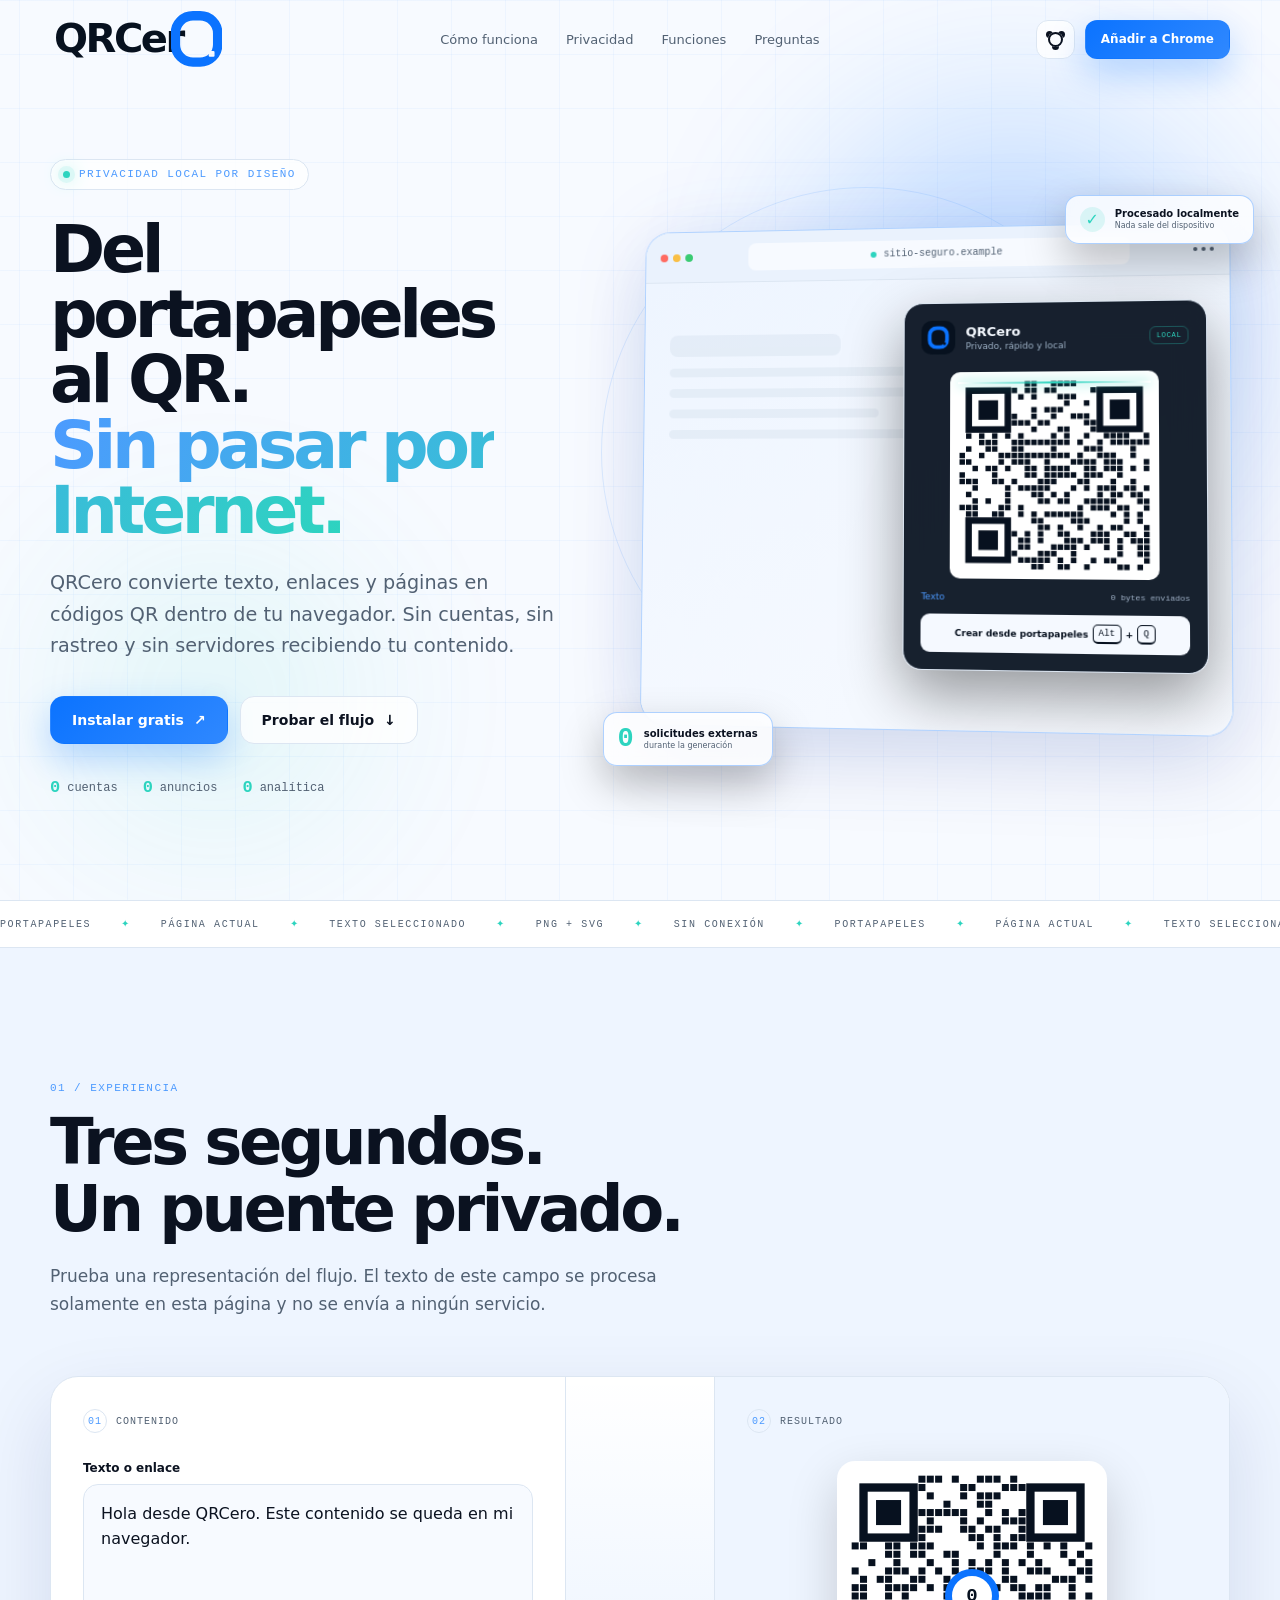
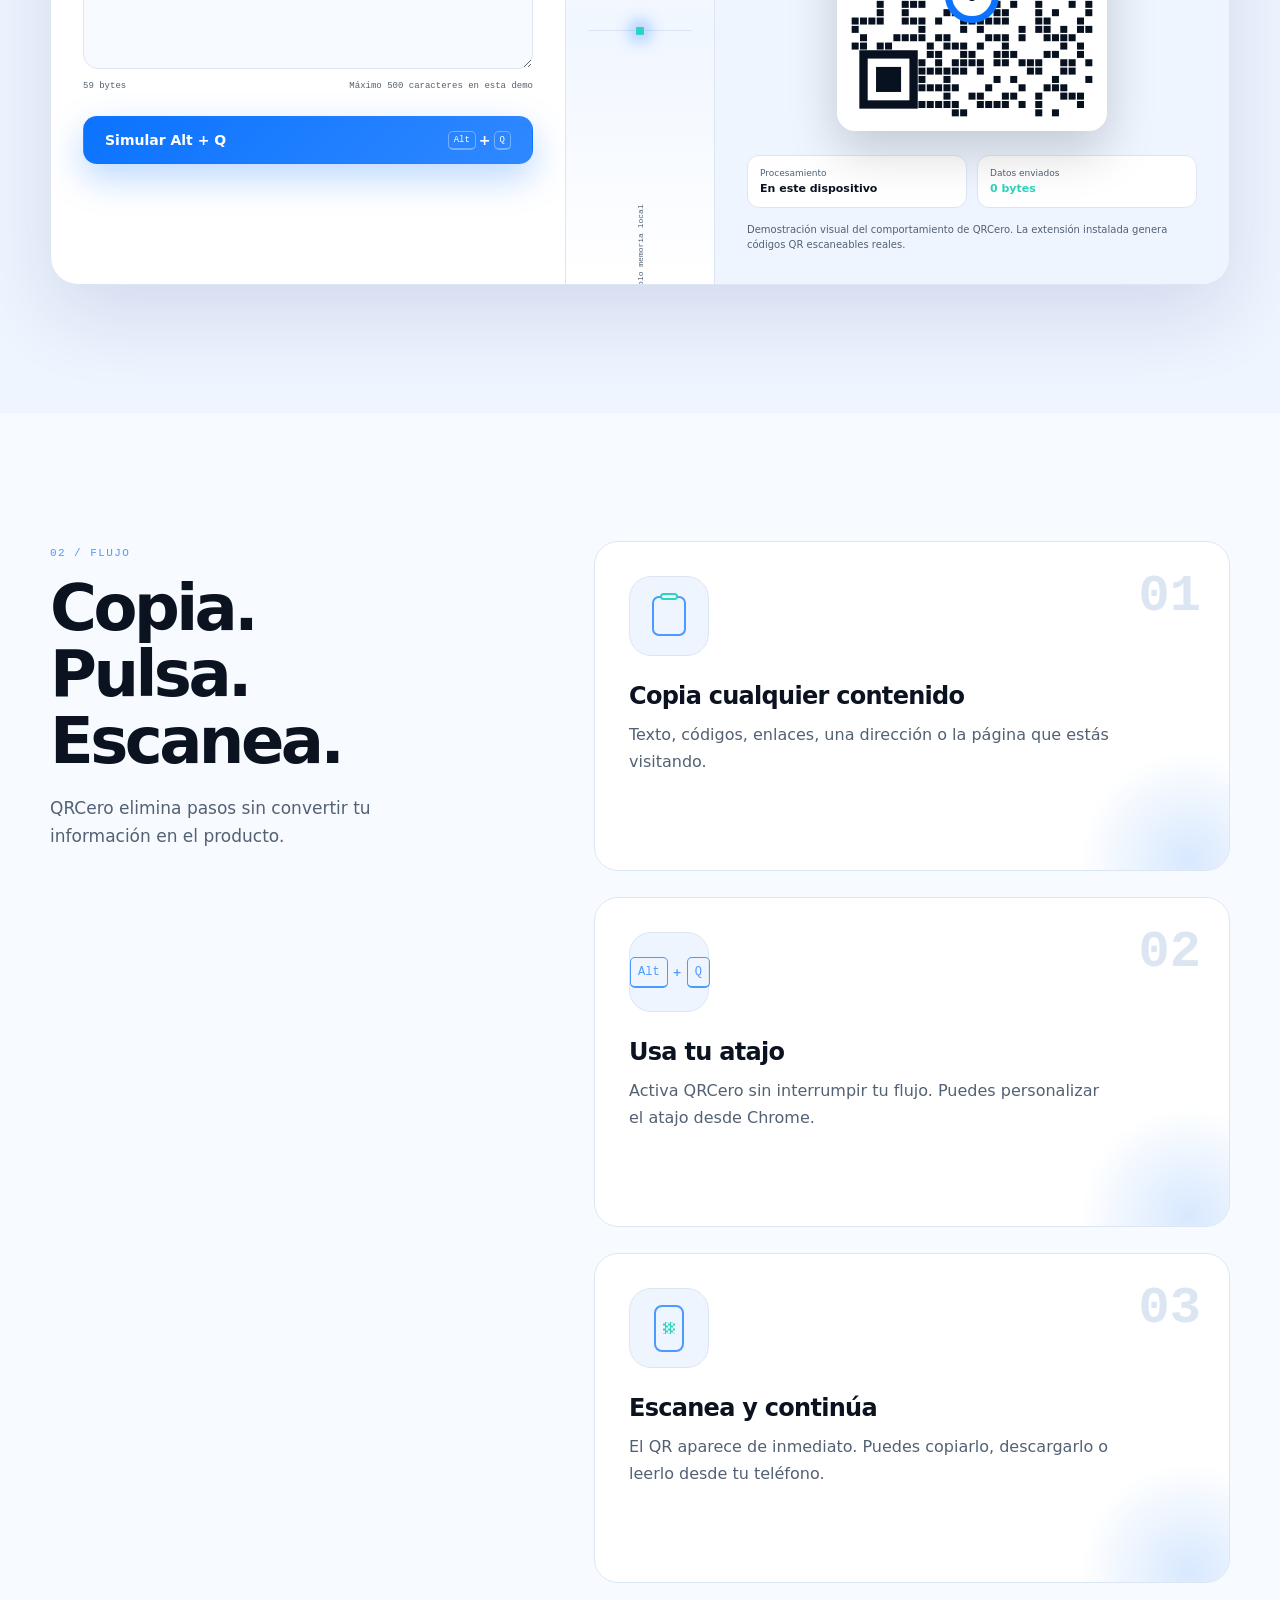
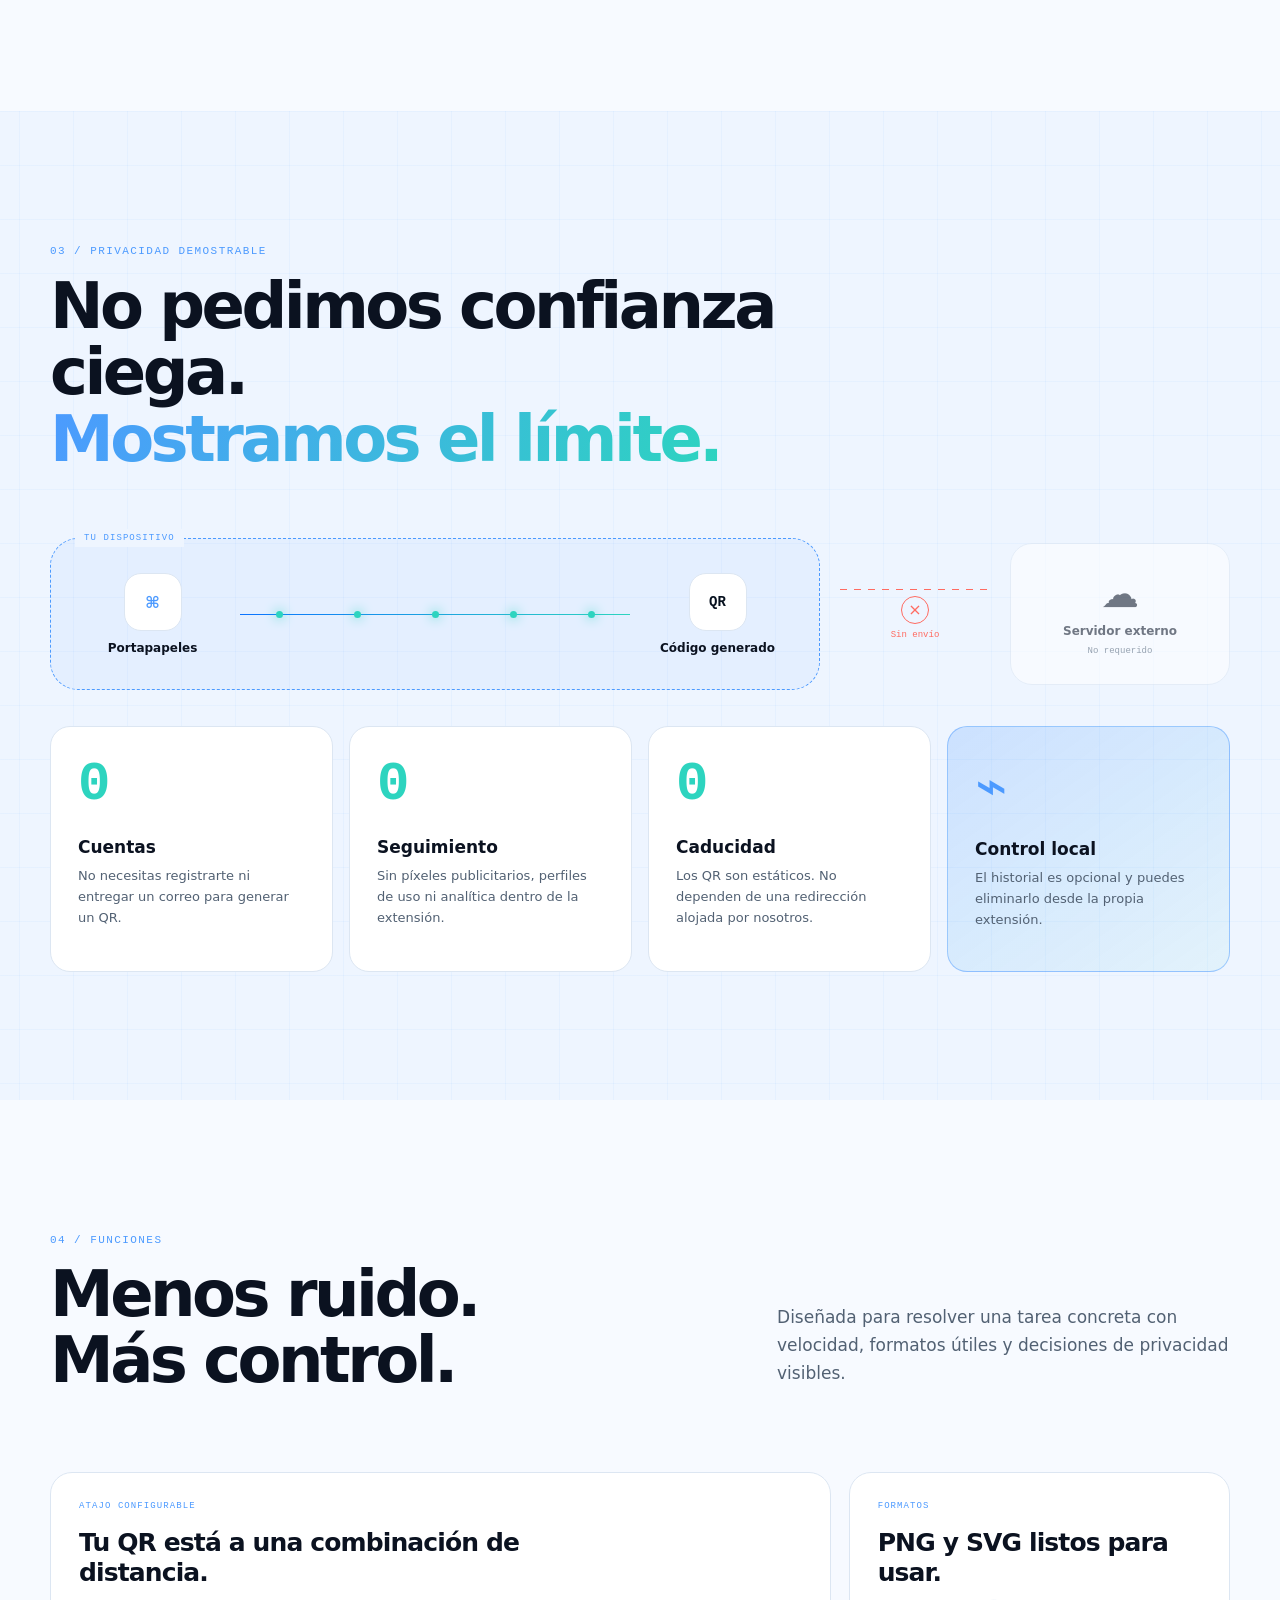
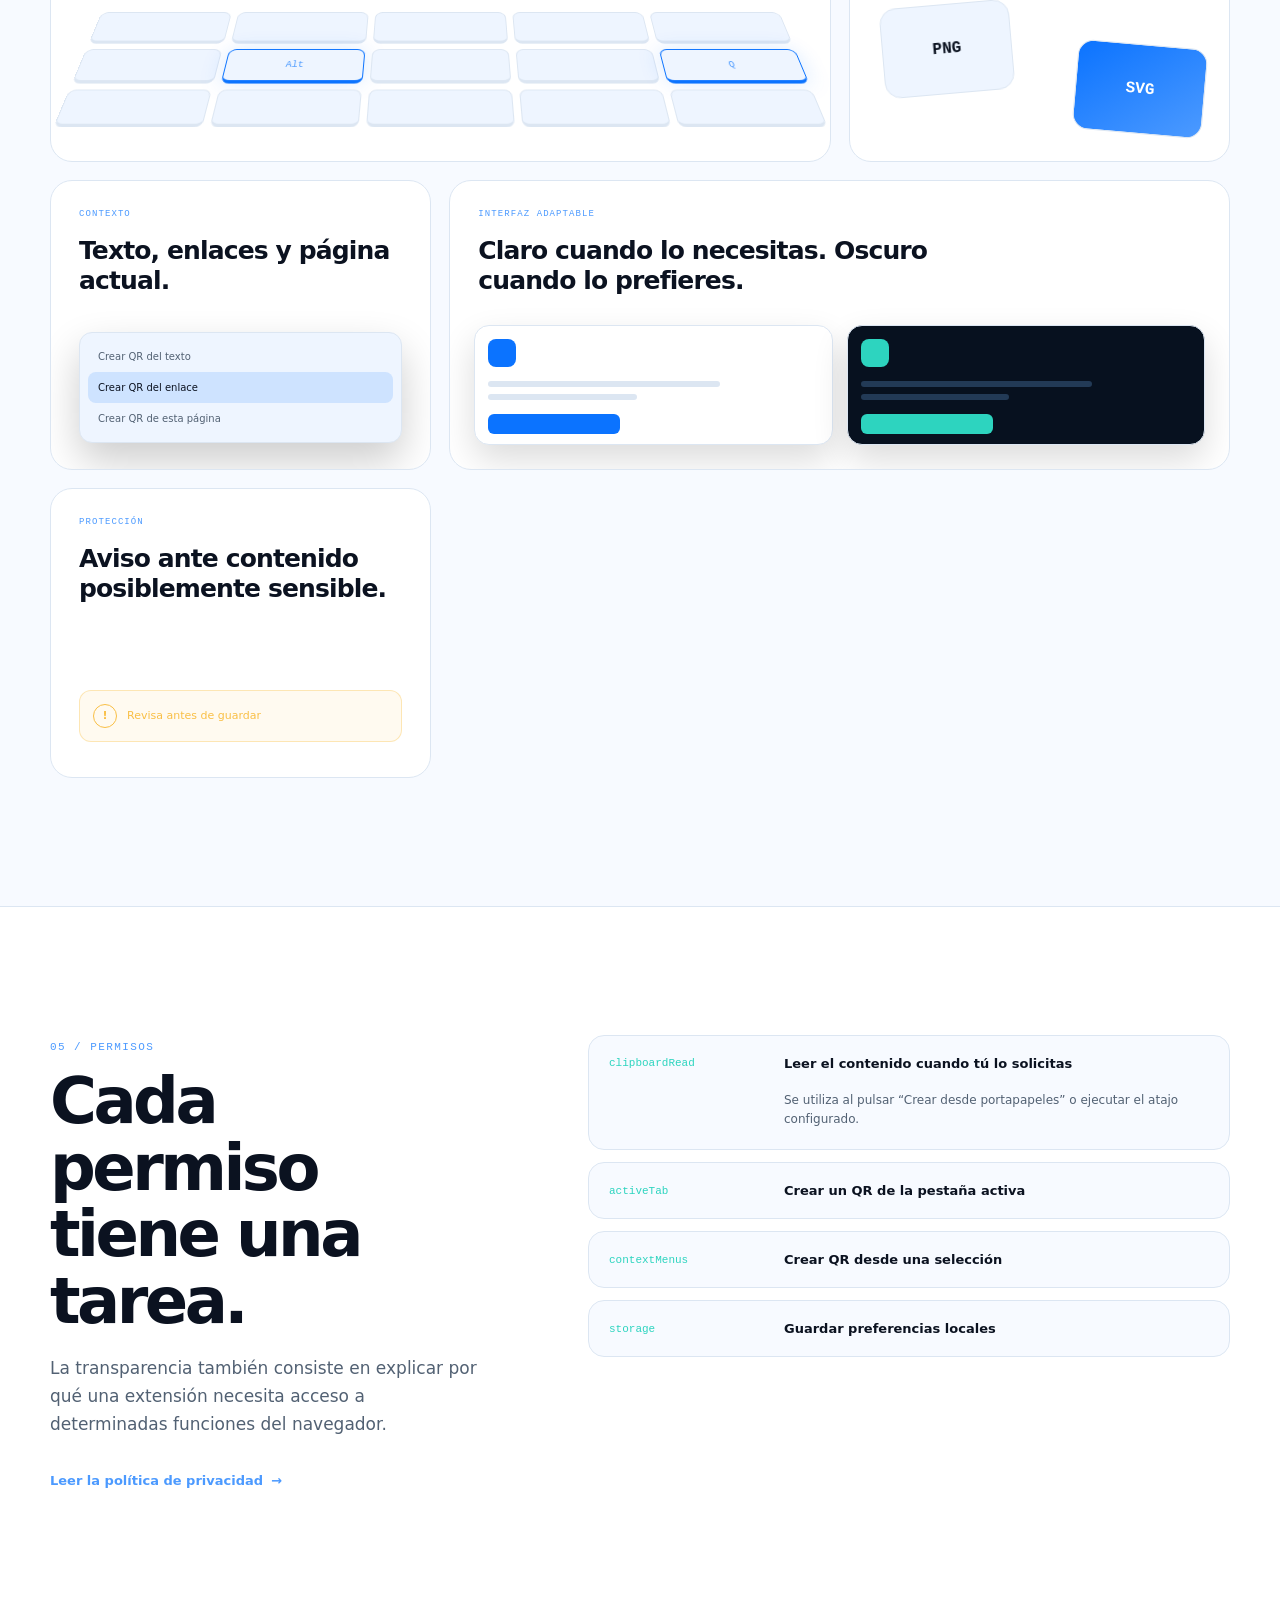
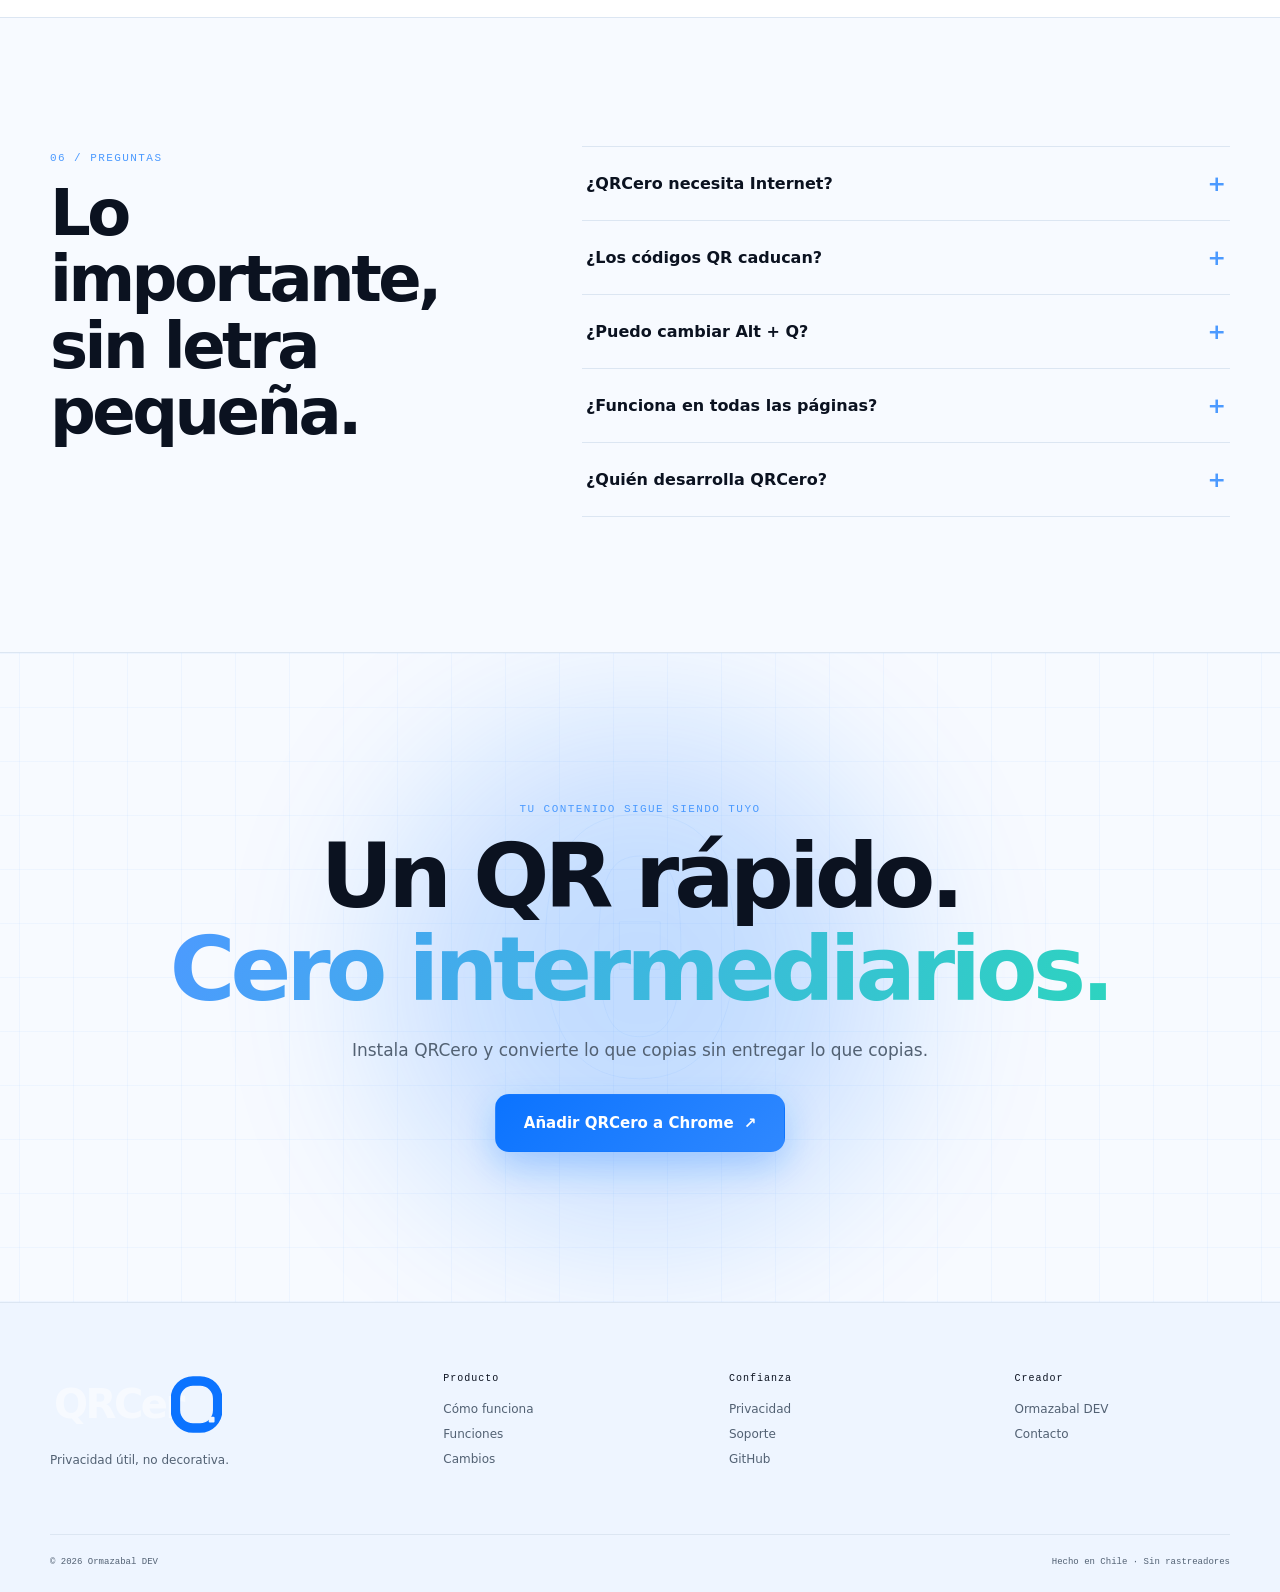
<file: index.html>
<!doctype html>
<html lang="es-419" data-theme="dark">
<head>
  <meta charset="utf-8">
  <meta name="viewport" content="width=device-width, initial-scale=1">
  <meta name="theme-color" content="#07111f">
  <meta name="color-scheme" content="dark light">
  <meta name="robots" content="index, follow, max-image-preview:large, max-snippet:-1, max-video-preview:-1">
  <meta name="author" content="Ormazabal DEV">
  <meta name="application-name" content="QRCero">
  <meta name="google-site-verification" content="oq07He0IW2tDNL29ZDpY1Xj1LkrKTegtezGkMbQqDYo">
  <meta name="description" content="Crea códigos QR privados desde el portapapeles, una página o texto seleccionado. QRCero funciona localmente, sin cuentas, rastreo ni servidores externos.">
  <title>QRCero — Generador de códigos QR privado y local para Chrome</title>
  <link rel="canonical" href="https://ormazabaldev.github.io/qrcero/">
  <link rel="alternate" hreflang="es-419" href="https://ormazabaldev.github.io/qrcero/">
  <link rel="alternate" hreflang="x-default" href="https://ormazabaldev.github.io/qrcero/">
  <link rel="stylesheet" href="styles.css">
  <link rel="icon" href="favicon.svg" type="image/svg+xml">
  <link rel="icon" href="assets/brand/favicon-32.png" sizes="32x32" type="image/png">
  <link rel="apple-touch-icon" href="assets/brand/apple-touch-icon.png">
  <link rel="manifest" href="site.webmanifest">
  <meta property="og:locale" content="es_CL">
  <meta property="og:site_name" content="QRCero">
  <meta property="og:title" content="QRCero — Generador de códigos QR privado y local">
  <meta property="og:description" content="Convierte el portapapeles, una página o texto seleccionado en un código QR. Todo se procesa localmente en Chrome.">
  <meta property="og:url" content="https://ormazabaldev.github.io/qrcero/">
  <meta property="og:image" content="https://ormazabaldev.github.io/qrcero/assets/brand/qrcero-social-preview.png">
  <meta property="og:image:alt" content="QRCero, generador privado de códigos QR para Chrome">
  <meta property="og:type" content="website">
  <meta name="twitter:card" content="summary_large_image">
  <meta name="twitter:title" content="QRCero — QR privado y local para Chrome">
  <meta name="twitter:description" content="Crea códigos QR desde el portapapeles sin cuentas, rastreo ni servidores externos.">
  <meta name="twitter:image" content="https://ormazabaldev.github.io/qrcero/assets/brand/qrcero-social-preview.png">
  <meta name="twitter:image:alt" content="QRCero, generador privado de códigos QR para Chrome">
  <link rel="stylesheet" href="brand-upgrade.css">
  <script type="application/ld+json">
  {
    "@context": "https://schema.org",
    "@graph": [
      {
        "@type": "Organization",
        "@id": "https://ormazabaldev.github.io/#organization",
        "name": "Ormazabal DEV",
        "url": "https://ormazabaldev.github.io/",
        "email": "ormazabal.dev@gmail.com"
      },
      {
        "@type": "WebSite",
        "@id": "https://ormazabaldev.github.io/qrcero/#website",
        "url": "https://ormazabaldev.github.io/qrcero/",
        "name": "QRCero",
        "description": "Sitio oficial de QRCero, generador privado y local de códigos QR para Chrome.",
        "inLanguage": "es-419",
        "publisher": { "@id": "https://ormazabaldev.github.io/#organization" }
      },
      {
        "@type": "SoftwareApplication",
        "@id": "https://ormazabaldev.github.io/qrcero/#software",
        "name": "QRCero",
        "alternateName": "QRCero para Chrome",
        "description": "Extensión de Chrome que crea códigos QR privados desde el portapapeles, la página actual, enlaces o texto seleccionado, con procesamiento local.",
        "url": "https://ormazabaldev.github.io/qrcero/",
        "downloadUrl": "https://chromewebstore.google.com/detail/qrcero/mfejapedicnlakkcpomkcfpopffbegag",
        "installUrl": "https://chromewebstore.google.com/detail/qrcero/mfejapedicnlakkcpomkcfpopffbegag",
        "applicationCategory": "UtilitiesApplication",
        "applicationSubCategory": "QR Code Generator",
        "operatingSystem": "ChromeOS, Windows, macOS, Linux",
        "softwareVersion": "2.1.0",
        "isAccessibleForFree": true,
        "offers": {
          "@type": "Offer",
          "price": "0",
          "priceCurrency": "USD"
        },
        "image": "https://ormazabaldev.github.io/qrcero/assets/brand/icon-512.png",
        "screenshot": [
          "https://ormazabaldev.github.io/qrcero/assets/brand/qrcero-social-preview.png"
        ],
        "featureList": [
          "QR desde el portapapeles con Alt+Q",
          "QR de la página actual",
          "QR de enlaces y texto seleccionado",
          "Procesamiento local y sin conexión",
          "Exportación PNG y SVG",
          "Sin cuentas, anuncios ni analítica"
        ],
        "publisher": { "@id": "https://ormazabaldev.github.io/#organization" }
      }
    ]
  }
  </script>
</head>
<body>
  <a class="skip-link" href="#contenido">Saltar al contenido</a>
  <div class="scroll-progress" aria-hidden="true"><span id="scroll-progress"></span></div>

  <header class="site-header" id="inicio">
    <div class="shell nav-shell">
      <a class="brand qrcero-brand" href="#inicio" aria-label="QRCero, inicio">
        <picture>
          <source media="(prefers-color-scheme: light)" srcset="assets/brand/qrcero-logo-dark.svg">
          <img src="assets/brand/qrcero-logo-light.svg" alt="QRCero" width="174" height="44">
        </picture>
      </a>

      <nav class="desktop-nav" aria-label="Navegación principal">
        <a href="#como-funciona">Cómo funciona</a>
        <a href="#privacidad">Privacidad</a>
        <a href="#funciones">Funciones</a>
        <a href="#preguntas">Preguntas</a>
      </nav>

      <div class="nav-actions">
        <button class="icon-button" id="theme-toggle" type="button" aria-label="Cambiar tema" aria-pressed="false">
          <span class="theme-icon" aria-hidden="true"></span>
        </button>
        <a class="button button-small button-primary" href="https://chromewebstore.google.com/detail/qrcero/mfejapedicnlakkcpomkcfpopffbegag" target="_blank" rel="noreferrer">Añadir a Chrome</a>
      </div>
    </div>
  </header>

  <main id="contenido">
    <section class="hero section-grid">
      <div class="ambient ambient-one" aria-hidden="true"></div>
      <div class="ambient ambient-two" aria-hidden="true"></div>
      <div class="shell hero-grid">
        <div class="hero-copy reveal">
          <div class="eyebrow"><span class="status-dot"></span> Privacidad local por diseño</div>
          <h1>Del portapapeles al QR.<br><span class="gradient-text">Sin pasar por Internet.</span></h1>
          <p class="hero-lead">QRCero convierte texto, enlaces y páginas en códigos QR dentro de tu navegador. Sin cuentas, sin rastreo y sin servidores recibiendo tu contenido.</p>
          <div class="hero-actions">
            <a class="button button-primary" href="https://chromewebstore.google.com/detail/qrcero/mfejapedicnlakkcpomkcfpopffbegag" target="_blank" rel="noreferrer">
              Instalar gratis
              <span aria-hidden="true">↗</span>
            </a>
            <a class="button button-ghost" href="#demo">Probar el flujo <span aria-hidden="true">↓</span></a>
          </div>
          <ul class="trust-row" aria-label="Características principales">
            <li><span>0</span> cuentas</li>
            <li><span>0</span> anuncios</li>
            <li><span>0</span> analítica</li>
          </ul>
        </div>

        <div class="hero-visual reveal" data-delay="120">
          <div class="orbit orbit-one" aria-hidden="true"></div>
          <div class="orbit orbit-two" aria-hidden="true"></div>
          <div class="browser-frame" aria-label="Vista conceptual de la extensión QRCero">
            <div class="browser-topbar">
              <div class="traffic-lights" aria-hidden="true"><i></i><i></i><i></i></div>
              <div class="address-pill"><span class="lock-dot"></span> sitio-seguro.example</div>
              <div class="toolbar-mark"><span></span><span></span><span></span></div>
            </div>
            <div class="browser-stage">
              <div class="page-lines" aria-hidden="true">
                <i></i><i></i><i></i><i></i><i></i>
              </div>
              <div class="extension-panel">
                <div class="extension-heading">
                  <span class="mini-mark"><img src="assets/brand/qrcero-isotype.svg" alt=""></span>
                  <div><strong>QRCero</strong><small>Privado, rápido y local</small></div>
                  <span class="local-pill">LOCAL</span>
                </div>
                <div class="qr-card">
                  <canvas class="qr-canvas" id="hero-qr" width="320" height="320" aria-label="Representación visual de un código QR"></canvas>
                  <div class="scan-line" aria-hidden="true"></div>
                </div>
                <div class="payload-line"><span>Texto</span><small>0 bytes enviados</small></div>
                <div class="fake-button">Crear desde portapapeles <kbd>Alt</kbd><b>+</b><kbd>Q</kbd></div>
              </div>
            </div>
          </div>
          <div class="floating-proof proof-top"><span class="proof-icon">✓</span><div><strong>Procesado localmente</strong><small>Nada sale del dispositivo</small></div></div>
          <div class="floating-proof proof-bottom"><span class="proof-number">0</span><div><strong>solicitudes externas</strong><small>durante la generación</small></div></div>
        </div>
      </div>
    </section>

    <section class="ticker" aria-label="Resumen de capacidades">
      <div class="ticker-track" aria-hidden="true">
        <span>PORTAPAPELES</span><i>✦</i><span>PÁGINA ACTUAL</span><i>✦</i><span>TEXTO SELECCIONADO</span><i>✦</i><span>PNG + SVG</span><i>✦</i><span>SIN CONEXIÓN</span><i>✦</i>
        <span>PORTAPAPELES</span><i>✦</i><span>PÁGINA ACTUAL</span><i>✦</i><span>TEXTO SELECCIONADO</span><i>✦</i><span>PNG + SVG</span><i>✦</i><span>SIN CONEXIÓN</span><i>✦</i>
      </div>
    </section>

    <section class="product-demo section-pad" id="demo">
      <div class="shell">
        <div class="section-heading reveal">
          <span class="section-index">01 / EXPERIENCIA</span>
          <h2>Tres segundos.<br>Un puente privado.</h2>
          <p>Prueba una representación del flujo. El texto de este campo se procesa solamente en esta página y no se envía a ningún servicio.</p>
        </div>

        <div class="demo-workbench reveal">
          <div class="demo-input-panel">
            <div class="panel-label"><span>01</span> Contenido</div>
            <label for="demo-text">Texto o enlace</label>
            <textarea id="demo-text" maxlength="500" rows="6">Hola desde QRCero. Este contenido se queda en mi navegador.</textarea>
            <div class="input-meta"><span id="byte-count">0 bytes</span><span>Máximo 500 caracteres en esta demo</span></div>
            <button class="button button-primary demo-trigger" id="demo-trigger" type="button">
              Simular Alt + Q
              <span class="key-combo"><kbd>Alt</kbd><b>+</b><kbd>Q</kbd></span>
            </button>
          </div>

          <div class="transfer-rail" aria-hidden="true">
            <div class="rail-line"></div>
            <span class="packet packet-a"></span>
            <span class="packet packet-b"></span>
            <div class="rail-state"><i></i> solo memoria local</div>
          </div>

          <div class="demo-output-panel">
            <div class="panel-label"><span>02</span> Resultado</div>
            <div class="demo-qr-wrap">
              <canvas class="qr-canvas" id="demo-qr" width="360" height="360" aria-label="Representación visual generada a partir del texto"></canvas>
              <div class="demo-zero" id="demo-zero">0</div>
            </div>
            <div class="privacy-result">
              <div><small>Procesamiento</small><strong>En este dispositivo</strong></div>
              <div><small>Datos enviados</small><strong class="mint">0 bytes</strong></div>
            </div>
            <p class="demo-note">Demostración visual del comportamiento de QRCero. La extensión instalada genera códigos QR escaneables reales.</p>
          </div>
        </div>
      </div>
    </section>

    <section class="story section-pad" id="como-funciona">
      <div class="shell story-shell">
        <div class="sticky-copy reveal">
          <span class="section-index">02 / FLUJO</span>
          <h2>Copia.<br>Pulsa.<br>Escanea.</h2>
          <p>QRCero elimina pasos sin convertir tu información en el producto.</p>
        </div>
        <ol class="story-steps">
          <li class="story-card reveal">
            <span class="story-number">01</span>
            <div class="story-icon clipboard-icon" aria-hidden="true"><i></i><b></b></div>
            <h3>Copia cualquier contenido</h3>
            <p>Texto, códigos, enlaces, una dirección o la página que estás visitando.</p>
          </li>
          <li class="story-card reveal">
            <span class="story-number">02</span>
            <div class="story-icon keyboard-icon" aria-hidden="true"><kbd>Alt</kbd><b>+</b><kbd>Q</kbd></div>
            <h3>Usa tu atajo</h3>
            <p>Activa QRCero sin interrumpir tu flujo. Puedes personalizar el atajo desde Chrome.</p>
          </li>
          <li class="story-card reveal">
            <span class="story-number">03</span>
            <div class="story-icon phone-icon" aria-hidden="true"><i></i><b></b></div>
            <h3>Escanea y continúa</h3>
            <p>El QR aparece de inmediato. Puedes copiarlo, descargarlo o leerlo desde tu teléfono.</p>
          </li>
        </ol>
      </div>
    </section>

    <section class="privacy section-pad section-grid" id="privacidad">
      <div class="shell">
        <div class="privacy-heading reveal">
          <span class="section-index">03 / PRIVACIDAD DEMOSTRABLE</span>
          <h2>No pedimos confianza ciega.<br><span class="gradient-text">Mostramos el límite.</span></h2>
        </div>

        <div class="privacy-map reveal">
          <div class="device-boundary">
            <span class="boundary-label">TU DISPOSITIVO</span>
            <div class="boundary-content">
              <div class="source-node"><span>⌘</span><strong>Portapapeles</strong></div>
              <div class="local-route"><i></i><i></i><i></i><i></i><i></i></div>
              <div class="source-node qr-node"><span>QR</span><strong>Código generado</strong></div>
            </div>
          </div>
          <div class="blocked-route">
            <div class="blocked-line"></div>
            <span>×</span>
            <small>Sin envío</small>
          </div>
          <div class="cloud-node">
            <span>☁</span>
            <strong>Servidor externo</strong>
            <small>No requerido</small>
          </div>
        </div>

        <div class="proof-grid">
          <article class="proof-card reveal"><span class="proof-big">0</span><h3>Cuentas</h3><p>No necesitas registrarte ni entregar un correo para generar un QR.</p></article>
          <article class="proof-card reveal"><span class="proof-big">0</span><h3>Seguimiento</h3><p>Sin píxeles publicitarios, perfiles de uso ni analítica dentro de la extensión.</p></article>
          <article class="proof-card reveal"><span class="proof-big">0</span><h3>Caducidad</h3><p>Los QR son estáticos. No dependen de una redirección alojada por nosotros.</p></article>
          <article class="proof-card proof-card-accent reveal"><span class="proof-symbol">⌁</span><h3>Control local</h3><p>El historial es opcional y puedes eliminarlo desde la propia extensión.</p></article>
        </div>
      </div>
    </section>

    <section class="features section-pad" id="funciones">
      <div class="shell">
        <div class="section-heading split-heading reveal">
          <div><span class="section-index">04 / FUNCIONES</span><h2>Menos ruido.<br>Más control.</h2></div>
          <p>Diseñada para resolver una tarea concreta con velocidad, formatos útiles y decisiones de privacidad visibles.</p>
        </div>

        <div class="bento-grid">
          <article class="bento-card bento-large reveal">
            <div class="card-kicker">ATAJO CONFIGURABLE</div>
            <h3>Tu QR está a una combinación de distancia.</h3>
            <div class="keyboard-scene" aria-hidden="true">
              <span></span><span></span><span></span><span></span><span></span>
              <span></span><kbd>Alt</kbd><span></span><span></span><kbd>Q</kbd>
              <span></span><span></span><span></span><span></span><span></span>
            </div>
          </article>

          <article class="bento-card reveal">
            <div class="card-kicker">FORMATOS</div>
            <h3>PNG y SVG listos para usar.</h3>
            <div class="format-stack" aria-hidden="true"><span>PNG</span><span>SVG</span></div>
          </article>

          <article class="bento-card reveal">
            <div class="card-kicker">CONTEXTO</div>
            <h3>Texto, enlaces y página actual.</h3>
            <div class="context-menu" aria-hidden="true"><i>Crear QR del texto</i><i>Crear QR del enlace</i><i>Crear QR de esta página</i></div>
          </article>

          <article class="bento-card bento-wide reveal">
            <div class="card-kicker">INTERFAZ ADAPTABLE</div>
            <h3>Claro cuando lo necesitas. Oscuro cuando lo prefieres.</h3>
            <div class="theme-preview" aria-hidden="true">
              <div class="theme-card light-card"><i></i><span></span><span></span><b></b></div>
              <div class="theme-card dark-card"><i></i><span></span><span></span><b></b></div>
            </div>
          </article>

          <article class="bento-card reveal">
            <div class="card-kicker">PROTECCIÓN</div>
            <h3>Aviso ante contenido posiblemente sensible.</h3>
            <div class="sensitive-chip"><span>!</span> Revisa antes de guardar</div>
          </article>
        </div>
      </div>
    </section>

    <section class="permissions section-pad">
      <div class="shell permissions-grid">
        <div class="permissions-copy reveal">
          <span class="section-index">05 / PERMISOS</span>
          <h2>Cada permiso tiene una tarea.</h2>
          <p>La transparencia también consiste en explicar por qué una extensión necesita acceso a determinadas funciones del navegador.</p>
          <a class="text-link" href="privacy.html">Leer la política de privacidad <span>→</span></a>
        </div>
        <div class="permission-list">
          <details open class="reveal"><summary><code>clipboardRead</code><span>Leer el contenido cuando tú lo solicitas</span></summary><p>Se utiliza al pulsar “Crear desde portapapeles” o ejecutar el atajo configurado.</p></details>
          <details class="reveal"><summary><code>activeTab</code><span>Crear un QR de la pestaña activa</span></summary><p>Permite obtener la URL solamente después de una acción explícita del usuario.</p></details>
          <details class="reveal"><summary><code>contextMenus</code><span>Crear QR desde una selección</span></summary><p>Añade opciones sobre texto seleccionado y enlaces sin leer automáticamente la página completa.</p></details>
          <details class="reveal"><summary><code>storage</code><span>Guardar preferencias locales</span></summary><p>Conserva tema, ajustes e historial opcional en el navegador.</p></details>
        </div>
      </div>
    </section>

    <section class="faq section-pad" id="preguntas">
      <div class="shell faq-grid">
        <div class="section-heading reveal"><span class="section-index">06 / PREGUNTAS</span><h2>Lo importante,<br>sin letra pequeña.</h2></div>
        <div class="faq-list">
          <details class="reveal"><summary>¿QRCero necesita Internet?<span>+</span></summary><p>No para generar los códigos QR. El procesamiento se realiza dentro del navegador.</p></details>
          <details class="reveal"><summary>¿Los códigos QR caducan?<span>+</span></summary><p>No. Son códigos estáticos que contienen directamente la información introducida.</p></details>
          <details class="reveal"><summary>¿Puedo cambiar Alt + Q?<span>+</span></summary><p>Sí. Chrome permite personalizar los atajos de las extensiones desde su página de comandos.</p></details>
          <details class="reveal"><summary>¿Funciona en todas las páginas?<span>+</span></summary><p>El popup funciona de forma general. Chrome restringe las superposiciones dentro de páginas internas y de la Chrome Web Store por seguridad.</p></details>
          <details class="reveal"><summary>¿Quién desarrolla QRCero?<span>+</span></summary><p>QRCero es un producto independiente creado y mantenido por Diego Ormazábal bajo Ormazabal DEV.</p></details>
        </div>
      </div>
    </section>

    <section class="final-cta section-grid">
      <div class="ambient ambient-three" aria-hidden="true"></div>
      <div class="shell cta-shell reveal">
        <div class="cta-mark" aria-hidden="true">0</div>
        <span class="section-index">TU CONTENIDO SIGUE SIENDO TUYO</span>
        <h2>Un QR rápido.<br><span class="gradient-text">Cero intermediarios.</span></h2>
        <p>Instala QRCero y convierte lo que copias sin entregar lo que copias.</p>
        <a class="button button-primary button-large" href="https://chromewebstore.google.com/detail/qrcero/mfejapedicnlakkcpomkcfpopffbegag" target="_blank" rel="noreferrer">Añadir QRCero a Chrome <span>↗</span></a>
      </div>
    </section>
  </main>

  <footer class="site-footer">
    <div class="shell footer-grid">
      <div>
        <a class="brand qrcero-brand footer-brand" href="#inicio" aria-label="QRCero, inicio">
          <img src="assets/brand/qrcero-logo-light.svg" alt="QRCero" width="174" height="44">
        </a>
        <p>Privacidad útil, no decorativa.</p>
      </div>
      <div class="footer-links"><strong>Producto</strong><a href="#como-funciona">Cómo funciona</a><a href="#funciones">Funciones</a><a href="changelog.html">Cambios</a></div>
      <div class="footer-links"><strong>Confianza</strong><a href="privacy.html">Privacidad</a><a href="support.html">Soporte</a><a href="https://github.com/OrmazabalDev" target="_blank" rel="noreferrer">GitHub</a></div>
      <div class="footer-links"><strong>Creador</strong><a href="https://ormazabaldev.github.io/" target="_blank" rel="noreferrer">Ormazabal DEV</a><a href="mailto:ormazabal.dev@gmail.com">Contacto</a></div>
    </div>
    <div class="shell footer-bottom"><span>© 2026 Ormazabal DEV</span><span>Hecho en Chile · Sin rastreadores</span></div>
  </footer>

  <script src="app.js"></script>
</body>
</html>
</file>
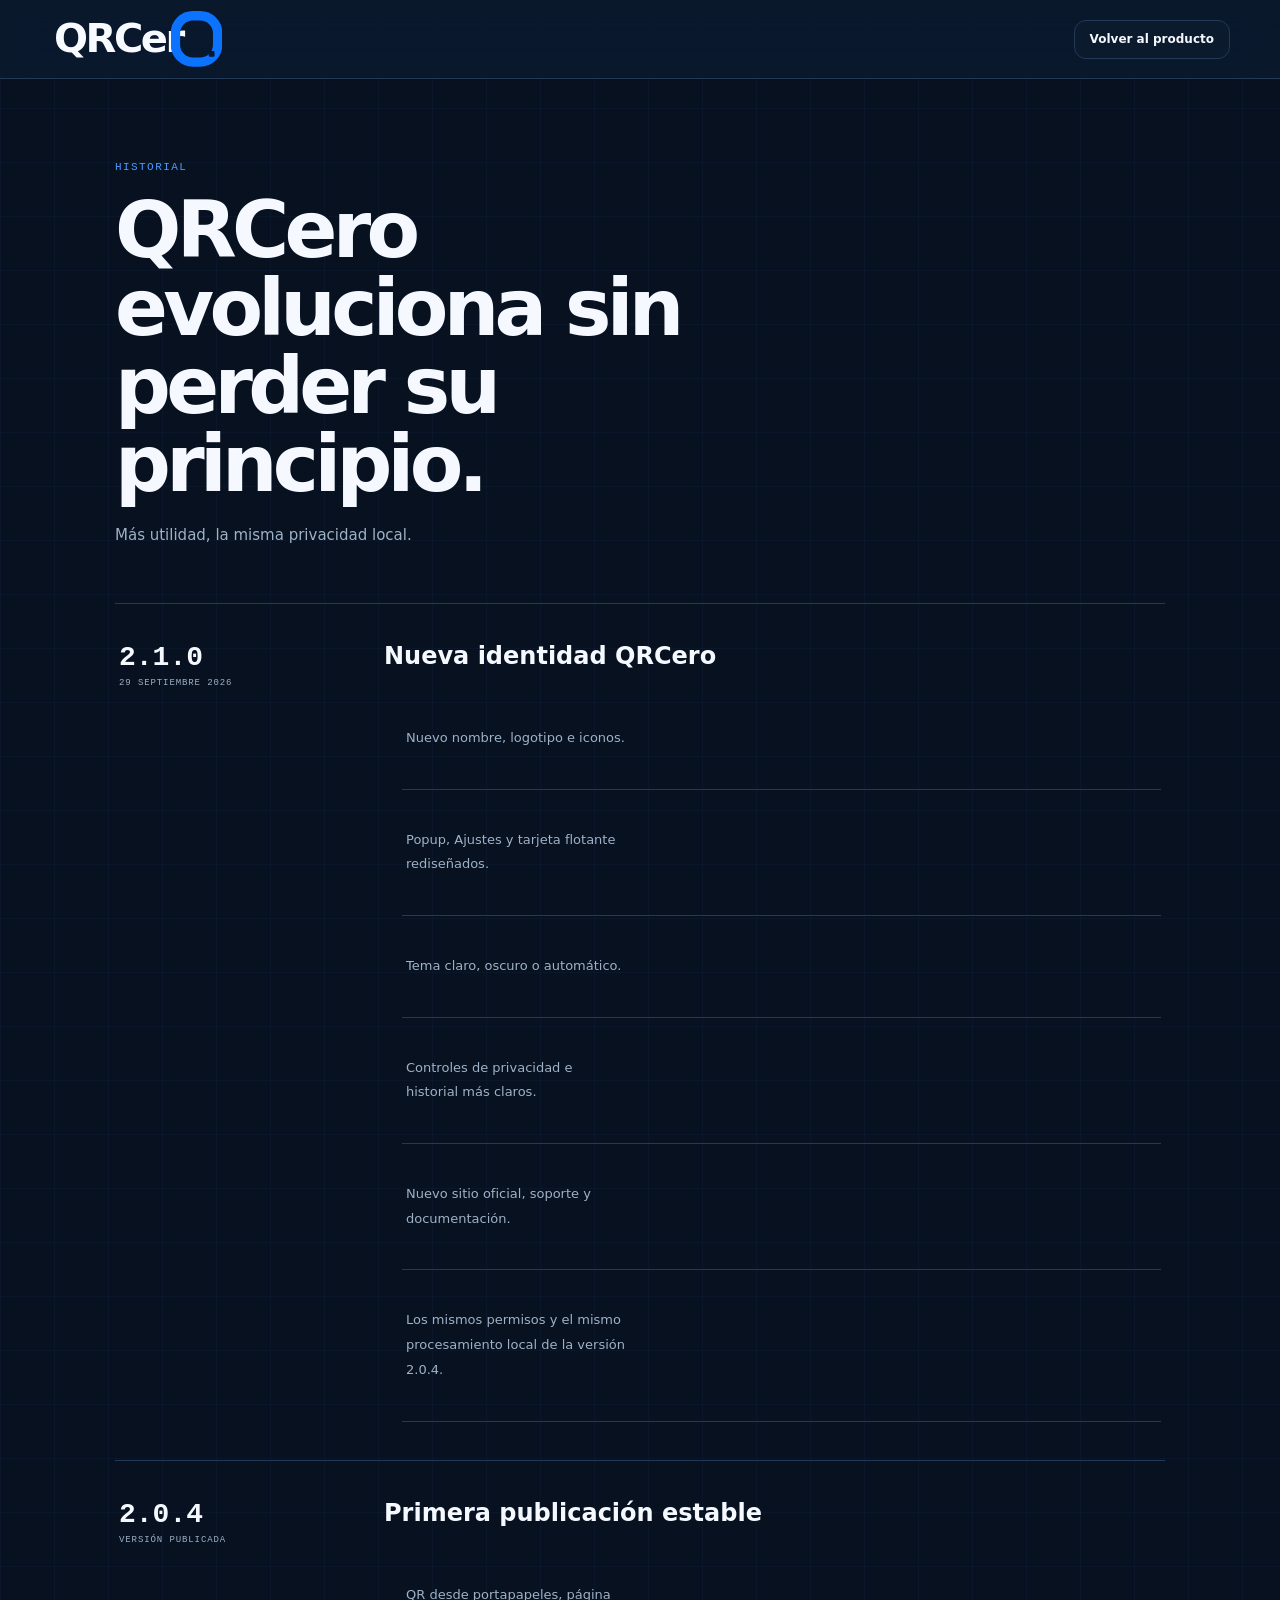
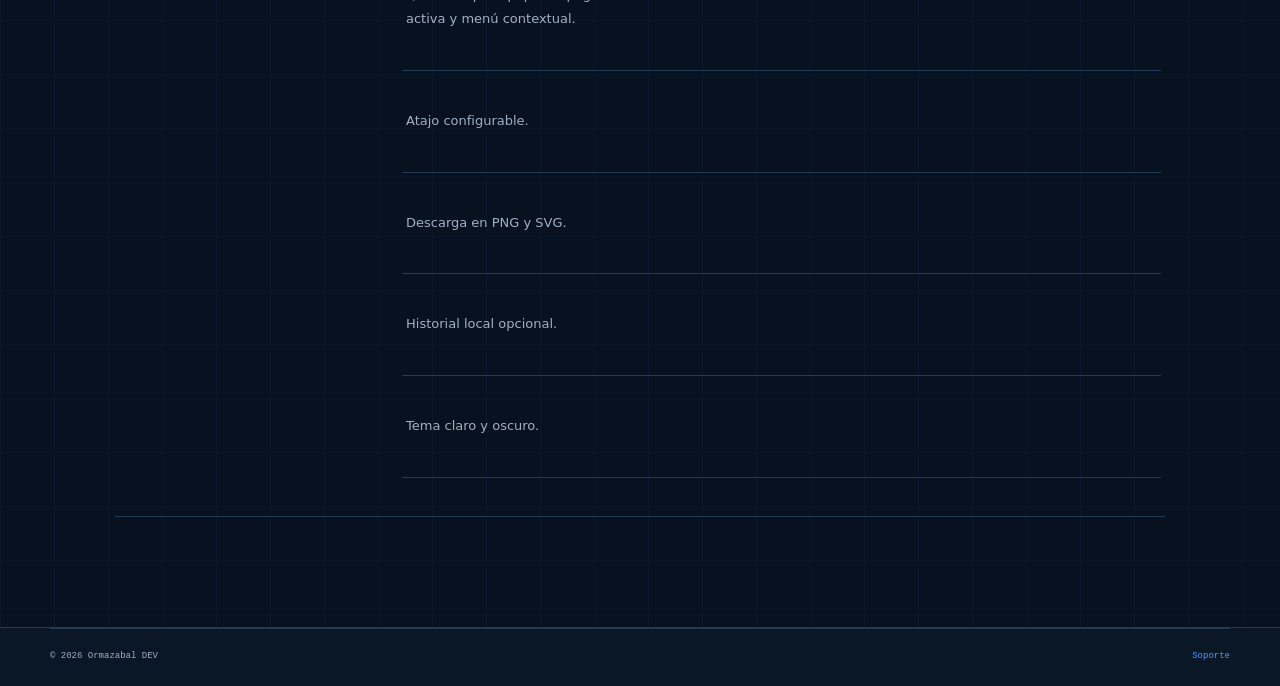
<file: changelog.html>
<!doctype html>
<html lang="es-419" data-theme="dark">
<head>
  <meta charset="utf-8">
  <meta name="viewport" content="width=device-width, initial-scale=1">
  <meta name="robots" content="index, follow, max-image-preview:large, max-snippet:-1">
  <meta name="author" content="Ormazabal DEV">
  <meta name="theme-color" content="#07111f">
  <meta name="description" content="Consulta las novedades, mejoras de privacidad, cambios visuales y versiones publicadas de la extensión QRCero para Chrome.">
  <link rel="canonical" href="https://ormazabaldev.github.io/qrcero/changelog.html">
  <link rel="alternate" hreflang="es-419" href="https://ormazabaldev.github.io/qrcero/changelog.html">
  <link rel="alternate" hreflang="x-default" href="https://ormazabaldev.github.io/qrcero/changelog.html">
  <meta property="og:locale" content="es_CL">
  <meta property="og:site_name" content="QRCero">
  <meta property="og:type" content="website">
  <meta property="og:title" content="Novedades y versiones de QRCero">
  <meta property="og:description" content="Historial de mejoras, privacidad y nuevas funciones de QRCero para Chrome.">
  <meta property="og:url" content="https://ormazabaldev.github.io/qrcero/changelog.html">
  <meta property="og:image" content="https://ormazabaldev.github.io/qrcero/assets/brand/qrcero-social-preview.png">
  <meta property="og:image:alt" content="Novedades e historial de versiones de QRCero">
  <meta name="twitter:card" content="summary_large_image">
  <meta name="twitter:title" content="Novedades y versiones de QRCero">
  <meta name="twitter:description" content="Historial de mejoras y nuevas funciones de QRCero para Chrome.">
  <meta name="twitter:image" content="https://ormazabaldev.github.io/qrcero/assets/brand/qrcero-social-preview.png">
  <title>Novedades y versiones de QRCero — Historial de cambios</title>
  <link rel="stylesheet" href="styles.css">
  <link rel="stylesheet" href="brand-upgrade.css">
  <link rel="icon" href="favicon.svg" type="image/svg+xml">
</head>
<body class="subpage">
  <header class="site-header is-scrolled"><div class="shell nav-shell"><a class="brand qrcero-brand" href="index.html" aria-label="QRCero, inicio"><img src="assets/brand/qrcero-logo-light.svg" alt="QRCero" width="174" height="44"></a><div class="nav-actions"><a class="button button-small button-ghost" href="index.html">Volver al producto</a></div></div></header>
  <main class="legal-main">
    <div class="shell legal-shell changelog-shell">
      <div class="legal-heading"><span class="section-index">HISTORIAL</span><h1>QRCero evoluciona sin perder su principio.</h1><p>Más utilidad, la misma privacidad local.</p></div>
      <ol class="timeline">
        <li><div class="timeline-meta"><strong>2.1.0</strong><span>29 septiembre 2026</span></div><div><h2>Nueva identidad QRCero</h2><ul><li>Nuevo nombre, logotipo e iconos.</li><li>Popup, Ajustes y tarjeta flotante rediseñados.</li><li>Tema claro, oscuro o automático.</li><li>Controles de privacidad e historial más claros.</li><li>Nuevo sitio oficial, soporte y documentación.</li><li>Los mismos permisos y el mismo procesamiento local de la versión 2.0.4.</li></ul></div></li>
        <li><div class="timeline-meta"><strong>2.0.4</strong><span>Versión publicada</span></div><div><h2>Primera publicación estable</h2><ul><li>QR desde portapapeles, página activa y menú contextual.</li><li>Atajo configurable.</li><li>Descarga en PNG y SVG.</li><li>Historial local opcional.</li><li>Tema claro y oscuro.</li></ul></div></li>
      </ol>
    </div>
  </main>
  <footer class="site-footer compact-footer"><div class="shell footer-bottom"><span>© 2026 Ormazabal DEV</span><a href="support.html">Soporte</a></div></footer>
</body>
</html>
</file>
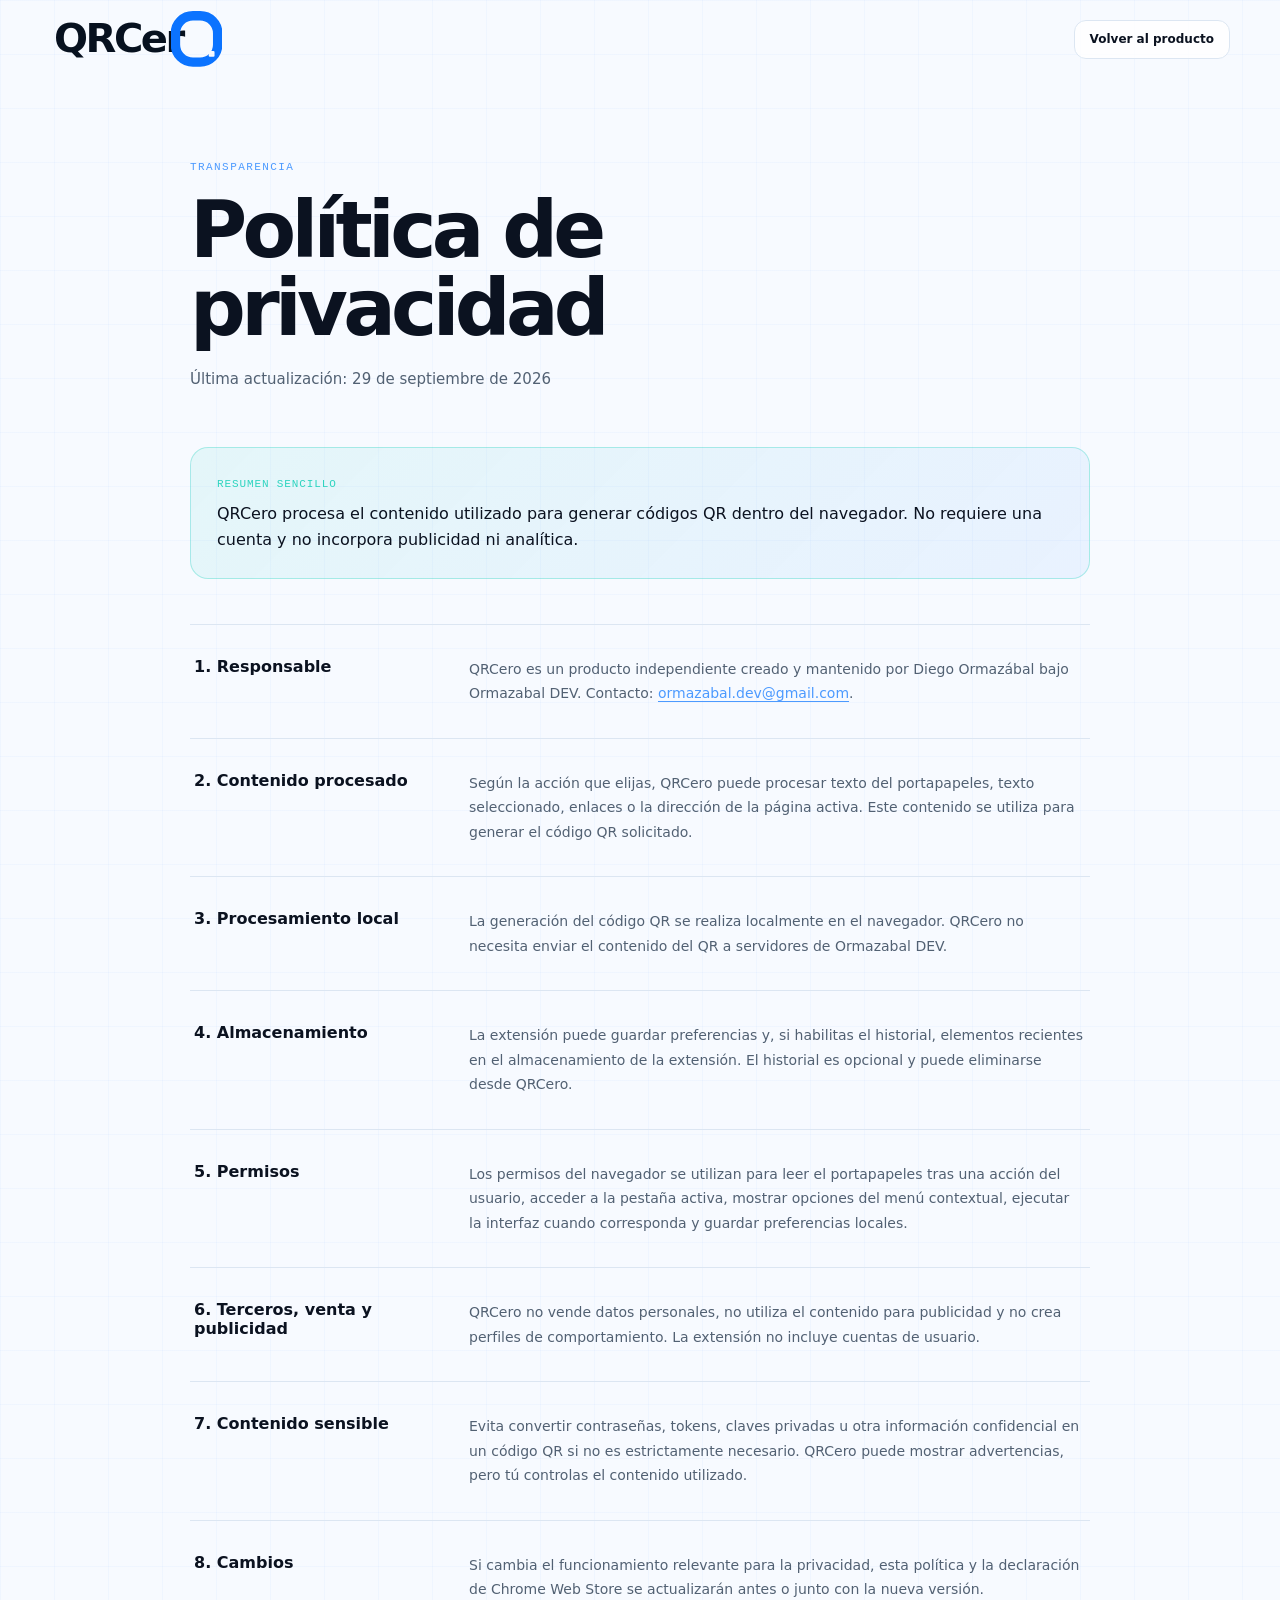
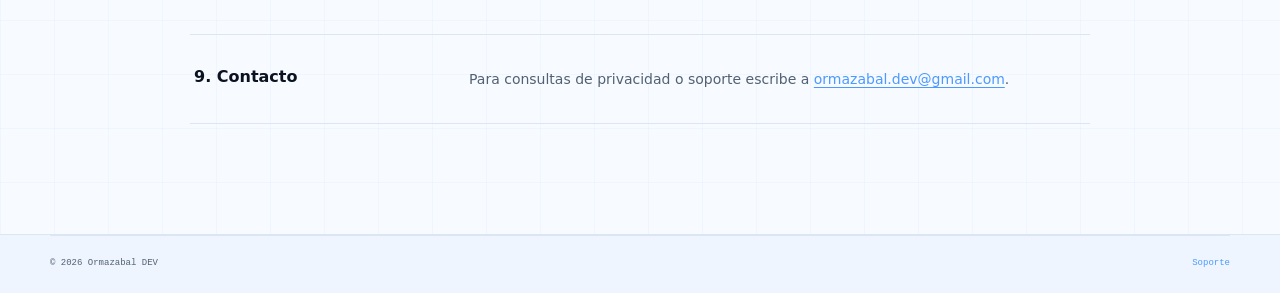
<file: privacy.html>
<!doctype html>
<html lang="es-419" data-theme="dark">
<head>
  <meta charset="utf-8">
  <meta name="viewport" content="width=device-width, initial-scale=1">
  <meta name="robots" content="index, follow, max-image-preview:large, max-snippet:-1">
  <meta name="author" content="Ormazabal DEV">
  <meta name="theme-color" content="#07111f">
  <meta name="description" content="Política de privacidad de QRCero: procesamiento local, sin cuentas, anuncios, analítica ni venta de datos. Conoce qué permisos utiliza la extensión.">
  <title>Política de privacidad de QRCero — Procesamiento local</title>
  <link rel="canonical" href="https://ormazabaldev.github.io/qrcero/privacy.html">
  <link rel="alternate" hreflang="es-419" href="https://ormazabaldev.github.io/qrcero/privacy.html">
  <link rel="alternate" hreflang="x-default" href="https://ormazabaldev.github.io/qrcero/privacy.html">
  <meta property="og:locale" content="es_CL">
  <meta property="og:site_name" content="QRCero">
  <meta property="og:type" content="article">
  <meta property="og:title" content="Política de privacidad de QRCero">
  <meta property="og:description" content="QRCero procesa el contenido localmente y no utiliza cuentas, anuncios ni analítica.">
  <meta property="og:url" content="https://ormazabaldev.github.io/qrcero/privacy.html">
  <meta property="og:image" content="https://ormazabaldev.github.io/qrcero/assets/brand/qrcero-social-preview.png">
  <meta property="og:image:alt" content="QRCero, privacidad local para códigos QR">
  <meta name="twitter:card" content="summary_large_image">
  <meta name="twitter:title" content="Política de privacidad de QRCero">
  <meta name="twitter:description" content="Procesamiento local, sin cuentas, anuncios ni analítica.">
  <meta name="twitter:image" content="https://ormazabaldev.github.io/qrcero/assets/brand/qrcero-social-preview.png">
  <link rel="stylesheet" href="styles.css">
  <link rel="stylesheet" href="brand-upgrade.css">
  <link rel="icon" href="favicon.svg" type="image/svg+xml">
</head>
<body class="subpage">
  <header class="site-header is-scrolled">
    <div class="shell nav-shell">
      <a class="brand qrcero-brand" href="index.html" aria-label="QRCero, inicio"><img src="assets/brand/qrcero-logo-light.svg" alt="QRCero" width="174" height="44"></a>
      <div class="nav-actions"><a class="button button-small button-ghost" href="index.html">Volver al producto</a></div>
    </div>
  </header>
  <main class="legal-main">
    <div class="shell legal-shell">
      <div class="legal-heading">
        <span class="section-index">TRANSPARENCIA</span>
        <h1>Política de privacidad</h1>
        <p>Última actualización: 29 de septiembre de 2026</p>
      </div>
      <aside class="privacy-summary">
        <strong>Resumen sencillo</strong>
        <p>QRCero procesa el contenido utilizado para generar códigos QR dentro del navegador. No requiere una cuenta y no incorpora publicidad ni analítica.</p>
      </aside>
      <article class="legal-content">
        <section><h2>1. Responsable</h2><p>QRCero es un producto independiente creado y mantenido por Diego Ormazábal bajo Ormazabal DEV. Contacto: <a href="mailto:ormazabal.dev@gmail.com">ormazabal.dev@gmail.com</a>.</p></section>
        <section><h2>2. Contenido procesado</h2><p>Según la acción que elijas, QRCero puede procesar texto del portapapeles, texto seleccionado, enlaces o la dirección de la página activa. Este contenido se utiliza para generar el código QR solicitado.</p></section>
        <section><h2>3. Procesamiento local</h2><p>La generación del código QR se realiza localmente en el navegador. QRCero no necesita enviar el contenido del QR a servidores de Ormazabal DEV.</p></section>
        <section><h2>4. Almacenamiento</h2><p>La extensión puede guardar preferencias y, si habilitas el historial, elementos recientes en el almacenamiento de la extensión. El historial es opcional y puede eliminarse desde QRCero.</p></section>
        <section><h2>5. Permisos</h2><p>Los permisos del navegador se utilizan para leer el portapapeles tras una acción del usuario, acceder a la pestaña activa, mostrar opciones del menú contextual, ejecutar la interfaz cuando corresponda y guardar preferencias locales.</p></section>
        <section><h2>6. Terceros, venta y publicidad</h2><p>QRCero no vende datos personales, no utiliza el contenido para publicidad y no crea perfiles de comportamiento. La extensión no incluye cuentas de usuario.</p></section>
        <section><h2>7. Contenido sensible</h2><p>Evita convertir contraseñas, tokens, claves privadas u otra información confidencial en un código QR si no es estrictamente necesario. QRCero puede mostrar advertencias, pero tú controlas el contenido utilizado.</p></section>
        <section><h2>8. Cambios</h2><p>Si cambia el funcionamiento relevante para la privacidad, esta política y la declaración de Chrome Web Store se actualizarán antes o junto con la nueva versión.</p></section>
        <section><h2>9. Contacto</h2><p>Para consultas de privacidad o soporte escribe a <a href="mailto:ormazabal.dev@gmail.com">ormazabal.dev@gmail.com</a>.</p></section>
      </article>
    </div>
  </main>
  <footer class="site-footer compact-footer"><div class="shell footer-bottom"><span>© 2026 Ormazabal DEV</span><a href="support.html">Soporte</a></div></footer>
  <script src="app.js"></script>
</body>
</html>
</file>
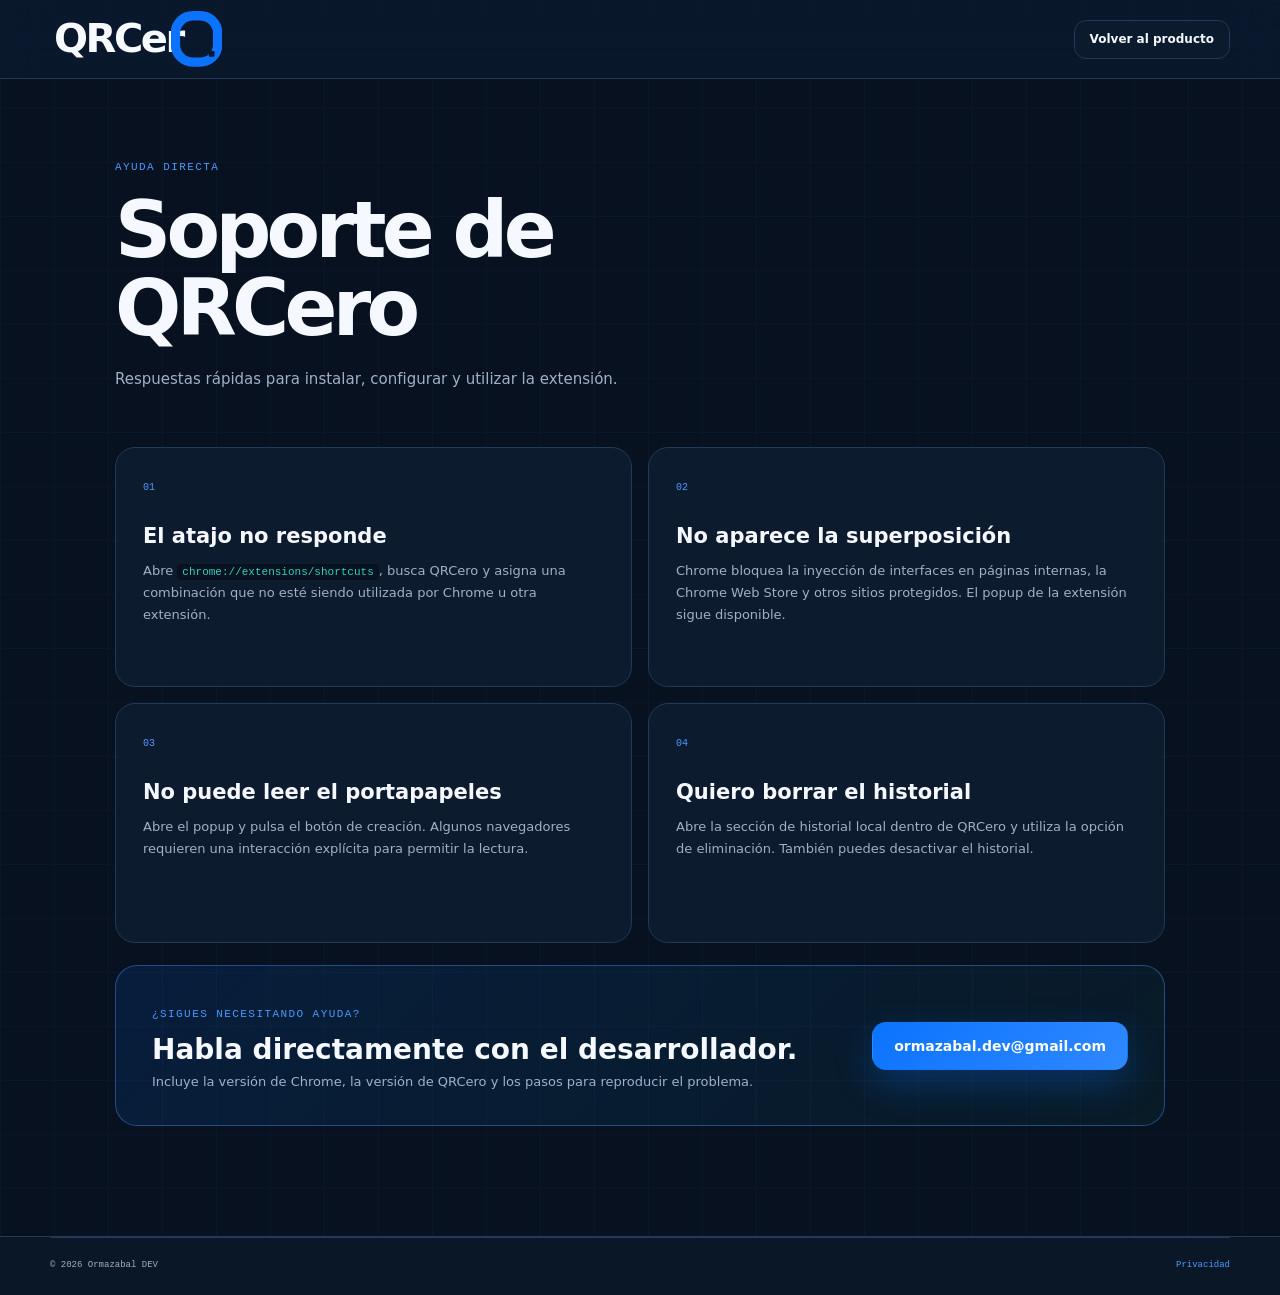
<file: support.html>
<!doctype html>
<html lang="es-419" data-theme="dark">
<head>
  <meta charset="utf-8">
  <meta name="viewport" content="width=device-width, initial-scale=1">
  <meta name="robots" content="index, follow, max-image-preview:large, max-snippet:-1">
  <meta name="author" content="Ormazabal DEV">
  <meta name="theme-color" content="#07111f">
  <meta name="description" content="Ayuda para instalar y usar QRCero. Resuelve problemas con Alt+Q, portapapeles, páginas protegidas, permisos, historial y privacidad.">
  <title>Ayuda y soporte de QRCero — Soluciones y contacto</title>
  <link rel="canonical" href="https://ormazabaldev.github.io/qrcero/support.html">
  <link rel="alternate" hreflang="es-419" href="https://ormazabaldev.github.io/qrcero/support.html">
  <link rel="alternate" hreflang="x-default" href="https://ormazabaldev.github.io/qrcero/support.html">
  <meta property="og:locale" content="es_CL">
  <meta property="og:site_name" content="QRCero">
  <meta property="og:type" content="website">
  <meta property="og:title" content="Ayuda y soporte de QRCero">
  <meta property="og:description" content="Resuelve dudas sobre el portapapeles, Alt+Q, páginas protegidas, permisos y privacidad de QRCero.">
  <meta property="og:url" content="https://ormazabaldev.github.io/qrcero/support.html">
  <meta property="og:image" content="https://ormazabaldev.github.io/qrcero/assets/brand/qrcero-social-preview.png">
  <meta property="og:image:alt" content="Centro de ayuda y soporte de QRCero">
  <meta name="twitter:card" content="summary_large_image">
  <meta name="twitter:title" content="Ayuda y soporte de QRCero">
  <meta name="twitter:description" content="Soluciones para Alt+Q, portapapeles, permisos y páginas protegidas.">
  <meta name="twitter:image" content="https://ormazabaldev.github.io/qrcero/assets/brand/qrcero-social-preview.png">
  <link rel="stylesheet" href="styles.css">
  <link rel="stylesheet" href="brand-upgrade.css">
  <link rel="icon" href="favicon.svg" type="image/svg+xml">
</head>
<body class="subpage">
  <header class="site-header is-scrolled"><div class="shell nav-shell"><a class="brand qrcero-brand" href="index.html" aria-label="QRCero, inicio"><img src="assets/brand/qrcero-logo-light.svg" alt="QRCero" width="174" height="44"></a><div class="nav-actions"><a class="button button-small button-ghost" href="index.html">Volver al producto</a></div></div></header>
  <main class="legal-main">
    <div class="shell legal-shell support-shell">
      <div class="legal-heading"><span class="section-index">AYUDA DIRECTA</span><h1>Soporte de QRCero</h1><p>Respuestas rápidas para instalar, configurar y utilizar la extensión.</p></div>
      <div class="support-grid">
        <article class="support-card"><span>01</span><h2>El atajo no responde</h2><p>Abre <code>chrome://extensions/shortcuts</code>, busca QRCero y asigna una combinación que no esté siendo utilizada por Chrome u otra extensión.</p></article>
        <article class="support-card"><span>02</span><h2>No aparece la superposición</h2><p>Chrome bloquea la inyección de interfaces en páginas internas, la Chrome Web Store y otros sitios protegidos. El popup de la extensión sigue disponible.</p></article>
        <article class="support-card"><span>03</span><h2>No puede leer el portapapeles</h2><p>Abre el popup y pulsa el botón de creación. Algunos navegadores requieren una interacción explícita para permitir la lectura.</p></article>
        <article class="support-card"><span>04</span><h2>Quiero borrar el historial</h2><p>Abre la sección de historial local dentro de QRCero y utiliza la opción de eliminación. También puedes desactivar el historial.</p></article>
      </div>
      <section class="contact-panel"><div><span class="section-index">¿SIGUES NECESITANDO AYUDA?</span><h2>Habla directamente con el desarrollador.</h2><p>Incluye la versión de Chrome, la versión de QRCero y los pasos para reproducir el problema.</p></div><a class="button button-primary" href="mailto:ormazabal.dev@gmail.com?subject=Soporte%20QRCero">ormazabal.dev@gmail.com</a></section>
    </div>
  </main>
  <footer class="site-footer compact-footer"><div class="shell footer-bottom"><span>© 2026 Ormazabal DEV</span><a href="privacy.html">Privacidad</a></div></footer>
</body>
</html>
</file>
<file: styles.css>
:root {
  color-scheme: dark;
  --font-sans: Inter, ui-sans-serif, system-ui, -apple-system, BlinkMacSystemFont, "Segoe UI", sans-serif;
  --font-mono: "SFMono-Regular", Consolas, "Liberation Mono", monospace;
  --navy: #001b68;
  --blue: #0b73ff;
  --blue-bright: #4c9aff;
  --mint: #2dd4bf;
  --mint-deep: #14b8a6;
  --bg: #07111f;
  --bg-soft: #091727;
  --surface: #0d1b2e;
  --surface-2: #12243b;
  --surface-glass: rgba(13, 27, 46, .76);
  --text: #f5f9ff;
  --text-soft: #9fb1c7;
  --border: #223a56;
  --border-bright: rgba(76, 154, 255, .4);
  --shadow: 0 30px 80px rgba(0, 0, 0, .35);
  --radius: 24px;
  --shell: min(1180px, calc(100vw - 40px));
}

html[data-theme="light"] {
  color-scheme: light;
  --bg: #f7faff;
  --bg-soft: #eef5ff;
  --surface: #ffffff;
  --surface-2: #eaf2fd;
  --surface-glass: rgba(255, 255, 255, .8);
  --text: #0b1220;
  --text-soft: #526173;
  --border: #dce6f2;
  --border-bright: rgba(11, 115, 255, .32);
  --shadow: 0 30px 80px rgba(0, 27, 104, .12);
}

* { box-sizing: border-box; }
html { scroll-behavior: smooth; }
body {
  margin: 0;
  min-width: 320px;
  overflow-x: hidden;
  background: var(--bg);
  color: var(--text);
  font-family: var(--font-sans);
  -webkit-font-smoothing: antialiased;
  transition: background-color .35s ease, color .35s ease;
}

body::selection { background: var(--blue); color: white; }
a { color: inherit; text-decoration: none; }
button, textarea { font: inherit; }
button, a { -webkit-tap-highlight-color: transparent; }

.skip-link {
  position: fixed;
  left: 16px;
  top: -80px;
  z-index: 200;
  padding: 12px 16px;
  border-radius: 10px;
  background: var(--blue);
  color: white;
  transition: top .2s ease;
}
.skip-link:focus { top: 16px; }

.scroll-progress { position: fixed; inset: 0 0 auto; height: 2px; z-index: 150; background: transparent; }
.scroll-progress span { display: block; width: 0; height: 100%; background: linear-gradient(90deg, var(--blue), var(--mint)); }

.shell { width: var(--shell); margin-inline: auto; }
.section-pad { padding: 128px 0; }
.section-grid {
  position: relative;
  isolation: isolate;
  background-image:
    linear-gradient(rgba(76, 154, 255, .055) 1px, transparent 1px),
    linear-gradient(90deg, rgba(76, 154, 255, .055) 1px, transparent 1px);
  background-size: 54px 54px;
  background-position: center top;
}

.site-header {
  position: fixed;
  inset: 0 0 auto;
  z-index: 100;
  border-bottom: 1px solid transparent;
  transition: background-color .25s ease, border-color .25s ease, backdrop-filter .25s ease;
}
.site-header.is-scrolled { background: var(--surface-glass); border-color: var(--border); backdrop-filter: blur(18px) saturate(150%); }
.nav-shell { min-height: 78px; display: flex; align-items: center; justify-content: space-between; gap: 32px; }
.brand { display: inline-flex; align-items: center; gap: 12px; }
.brand-mark {
  position: relative;
  width: 43px;
  height: 43px;
  flex: 0 0 auto;
  border: 1px solid var(--border-bright);
  border-radius: 13px;
  background: linear-gradient(145deg, rgba(11, 115, 255, .2), rgba(45, 212, 191, .08));
  box-shadow: inset 0 0 0 1px rgba(255, 255, 255, .04);
}
.finder { position: absolute; width: 10px; height: 10px; border: 3px solid var(--text); border-radius: 2px; }
.finder::after { content: ""; position: absolute; width: 2px; height: 2px; left: 1px; top: 1px; background: var(--mint); }
.finder-a { left: 8px; top: 8px; }
.finder-b { right: 8px; top: 8px; }
.zero-ring { position: absolute; left: 10px; bottom: 7px; width: 22px; height: 12px; border: 3px solid var(--blue-bright); border-radius: 50%; transform: rotate(-10deg); }
.zero-ring::after { content: ""; position: absolute; width: 7px; height: 3px; right: -5px; bottom: -3px; border-radius: 3px; background: var(--mint); transform: rotate(38deg); }
.brand-copy { display: grid; gap: 1px; }
.brand-copy strong { font-size: 17px; letter-spacing: -.03em; }
.brand-copy small { color: var(--text-soft); font: 9px/1.2 var(--font-mono); text-transform: uppercase; letter-spacing: .11em; }
.desktop-nav { display: flex; align-items: center; gap: 28px; color: var(--text-soft); font-size: 13px; }
.desktop-nav a { position: relative; transition: color .2s ease; }
.desktop-nav a::after { content: ""; position: absolute; left: 0; right: 100%; bottom: -8px; height: 1px; background: var(--mint); transition: right .2s ease; }
.desktop-nav a:hover { color: var(--text); }
.desktop-nav a:hover::after { right: 0; }
.nav-actions { display: flex; align-items: center; gap: 10px; }
.icon-button { width: 39px; height: 39px; border: 1px solid var(--border); border-radius: 12px; background: var(--surface-glass); color: var(--text); cursor: pointer; }
.theme-icon { display: block; width: 15px; height: 15px; margin: auto; border: 2px solid currentColor; border-radius: 50%; box-shadow: -6px -5px 0 -4px currentColor, 6px -5px 0 -4px currentColor, 0 7px 0 -4px currentColor; }

.button {
  min-height: 48px;
  display: inline-flex;
  align-items: center;
  justify-content: center;
  gap: 10px;
  padding: 0 21px;
  border: 1px solid transparent;
  border-radius: 14px;
  font-size: 14px;
  font-weight: 700;
  cursor: pointer;
  transition: transform .2s ease, background-color .2s ease, border-color .2s ease, box-shadow .2s ease;
}
.button:hover { transform: translateY(-2px); }
.button-primary { background: linear-gradient(135deg, var(--blue), #2f88ff); color: white; box-shadow: 0 14px 36px rgba(11, 115, 255, .28); }
.button-primary:hover { box-shadow: 0 18px 45px rgba(11, 115, 255, .4); }
.button-ghost { border-color: var(--border); background: var(--surface-glass); color: var(--text); }
.button-ghost:hover { border-color: var(--border-bright); }
.button-small { min-height: 39px; padding-inline: 15px; border-radius: 12px; font-size: 12px; }
.button-large { min-height: 58px; padding-inline: 28px; font-size: 15px; }

.hero { min-height: 100vh; display: grid; align-items: center; padding: 142px 0 86px; overflow: hidden; }
.hero-grid { display: grid; grid-template-columns: .92fr 1.08fr; align-items: center; gap: 70px; }
.eyebrow, .section-index { font: 11px/1.2 var(--font-mono); letter-spacing: .13em; text-transform: uppercase; color: var(--blue-bright); }
.eyebrow { width: max-content; display: flex; align-items: center; gap: 9px; padding: 8px 12px; border: 1px solid var(--border); border-radius: 999px; background: var(--surface-glass); }
.status-dot { width: 7px; height: 7px; border-radius: 50%; background: var(--mint); box-shadow: 0 0 0 5px rgba(45, 212, 191, .1), 0 0 18px var(--mint); animation: pulse 2s ease-in-out infinite; }
@keyframes pulse { 50% { opacity: .55; box-shadow: 0 0 0 2px rgba(45, 212, 191, .18), 0 0 8px var(--mint); } }
h1, h2, h3, p { margin-top: 0; }
h1 { margin: 27px 0 24px; max-width: 720px; font-size: clamp(50px, 5.2vw, 80px); line-height: .98; letter-spacing: -.065em; }
.gradient-text { color: transparent; background: linear-gradient(115deg, var(--blue-bright), var(--mint)); background-clip: text; -webkit-background-clip: text; }
.hero-lead { max-width: 610px; color: var(--text-soft); font-size: clamp(17px, 1.5vw, 20px); line-height: 1.65; }
.hero-actions { display: flex; flex-wrap: wrap; gap: 12px; margin-top: 34px; }
.trust-row { list-style: none; display: flex; gap: 25px; padding: 0; margin: 34px 0 0; color: var(--text-soft); font: 12px var(--font-mono); }
.trust-row li { display: flex; align-items: center; gap: 7px; }
.trust-row span { color: var(--mint); font-size: 17px; font-weight: 800; }

.hero-visual { position: relative; min-width: 0; padding: 38px 4px 40px; }
.browser-frame { position: relative; z-index: 2; overflow: hidden; border: 1px solid var(--border-bright); border-radius: 26px; background: var(--surface); box-shadow: var(--shadow), 0 0 90px rgba(11, 115, 255, .08); transform: perspective(1100px) rotateY(-5deg) rotateX(2deg); }
.browser-topbar { height: 52px; display: grid; grid-template-columns: 80px 1fr 70px; align-items: center; gap: 12px; padding: 0 15px; border-bottom: 1px solid var(--border); background: var(--surface-2); }
.traffic-lights { display: flex; gap: 5px; }
.traffic-lights i { width: 8px; height: 8px; border-radius: 50%; background: #ff6b61; }.traffic-lights i:nth-child(2){background:#f9bf45}.traffic-lights i:nth-child(3){background:#39cb72}
.address-pill { height: 28px; display: flex; align-items: center; justify-content: center; gap: 7px; border-radius: 8px; background: var(--bg); color: var(--text-soft); font: 10px var(--font-mono); }
.lock-dot { width: 6px; height: 6px; border-radius: 50%; background: var(--mint); }
.toolbar-mark { display: flex; justify-content: flex-end; gap: 4px; }.toolbar-mark span{width:4px;height:4px;border-radius:50%;background:var(--text-soft)}
.browser-stage { position: relative; min-height: 450px; padding: 26px; background: linear-gradient(160deg, var(--bg-soft), var(--bg)); }
.page-lines { display: grid; gap: 12px; width: 55%; padding-top: 28px; opacity: .55; }
.page-lines i { height: 9px; border-radius: 8px; background: var(--border); }.page-lines i:nth-child(1){width:60%;height:22px}.page-lines i:nth-child(3){width:88%}.page-lines i:nth-child(4){width:73%}
.extension-panel { position: absolute; z-index: 2; width: min(300px, 65%); right: 22px; top: 24px; padding: 17px; border: 1px solid var(--border); border-radius: 19px; background: rgba(7, 17, 31, .93); color: #f5f9ff; box-shadow: 0 24px 60px rgba(0,0,0,.4); backdrop-filter: blur(16px); }
.extension-heading { display: flex; align-items: center; gap: 10px; }
.extension-heading div { display: grid; gap: 2px; }.extension-heading strong{font-size:13px}.extension-heading small{font-size:9px;color:#9fb1c7}
.mini-mark { width: 34px; height: 34px; display: grid; place-items: center; padding: 5px; border-radius: 10px; background: #07111f; }.mini-mark img{display:block;width:100%;height:100%}
.local-pill { margin-left: auto; padding: 4px 6px; border: 1px solid rgba(45,212,191,.3); border-radius: 6px; color: #2dd4bf; font: 7px var(--font-mono); letter-spacing: .1em; }
.qr-card { position: relative; width: 78%; aspect-ratio: 1; margin: 18px auto 13px; overflow: hidden; border-radius: 10px; background: white; padding: 9px; }
.qr-canvas { width: 100%; height: 100%; display: block; image-rendering: pixelated; }
.scan-line { position: absolute; left: 8px; right: 8px; height: 2px; top: 10px; background: linear-gradient(90deg, transparent, var(--mint), transparent); box-shadow: 0 0 12px var(--mint); animation: scan 3.2s ease-in-out infinite; }
@keyframes scan { 0%,100%{transform:translateY(0);opacity:0} 12%{opacity:1} 80%{opacity:1} 88%{transform:translateY(178px);opacity:0} }
.payload-line { display: flex; justify-content: space-between; align-items: center; color: #9fb1c7; font-size: 9px; }.payload-line span{color:#4c9aff}.payload-line small{font:8px var(--font-mono)}
.fake-button { min-height: 38px; display: flex; align-items: center; justify-content: center; gap: 4px; margin-top: 12px; border-radius: 9px; background: #f5f9ff; color: #07111f; font-size: 9px; font-weight: 800; }
kbd { padding: 3px 5px; border: 1px solid currentColor; border-bottom-width: 2px; border-radius: 5px; font: 9px var(--font-mono); }
.floating-proof { position: absolute; z-index: 3; display: flex; align-items: center; gap: 10px; padding: 11px 14px; border: 1px solid var(--border-bright); border-radius: 14px; background: var(--surface-glass); box-shadow: 0 18px 42px rgba(0,0,0,.25); backdrop-filter: blur(14px); animation: float 5s ease-in-out infinite; }
.floating-proof div{display:grid;gap:2px}.floating-proof strong{font-size:10px}.floating-proof small{font-size:8px;color:var(--text-soft)}
.proof-top { top: 8px; right: -24px; }.proof-bottom{bottom:3px;left:-28px;animation-delay:-2s}
.proof-icon { width: 25px; height: 25px; display: grid; place-items: center; border-radius: 50%; background: rgba(45,212,191,.14); color: var(--mint); }
.proof-number { font: 700 27px var(--font-mono); color: var(--mint); }
@keyframes float { 50% { transform: translateY(-8px); } }
.orbit { position: absolute; border: 1px solid rgba(76,154,255,.16); border-radius: 50%; }.orbit-one{width:530px;height:530px;left:-30px;top:0}.orbit-two{width:410px;height:410px;left:30px;top:60px;border-style:dashed;animation:spin 24s linear infinite}@keyframes spin{to{transform:rotate(360deg)}}
.ambient { position: absolute; z-index: -1; border-radius: 50%; filter: blur(90px); opacity: .22; pointer-events: none; }.ambient-one{width:430px;height:430px;right:4%;top:12%;background:var(--blue)}.ambient-two{width:300px;height:300px;left:5%;bottom:6%;background:var(--mint);opacity:.1}.ambient-three{width:500px;height:500px;left:50%;top:50%;translate:-50% -50%;background:var(--blue)}

.ticker { overflow: hidden; border-block: 1px solid var(--border); background: var(--surface); }
.ticker-track { width: max-content; display: flex; align-items: center; gap: 30px; padding: 17px 0; animation: ticker 32s linear infinite; color: var(--text-soft); font: 10px var(--font-mono); letter-spacing: .16em; }.ticker-track i{color:var(--mint);font-style:normal}@keyframes ticker{to{transform:translateX(-50%)}}

.section-heading { max-width: 760px; margin-bottom: 58px; }
.section-heading h2, .privacy-heading h2, .sticky-copy h2, .permissions-copy h2, .cta-shell h2 { margin: 14px 0 20px; font-size: clamp(39px, 5vw, 68px); line-height: 1.04; letter-spacing: -.055em; }
.section-heading p, .sticky-copy p, .permissions-copy p, .cta-shell p { max-width: 650px; color: var(--text-soft); line-height: 1.65; font-size: 17px; }

.product-demo { background: var(--bg-soft); }
.demo-workbench { display: grid; grid-template-columns: 1fr 150px 1fr; align-items: stretch; border: 1px solid var(--border); border-radius: 28px; background: var(--surface); box-shadow: var(--shadow); overflow: hidden; }
.demo-input-panel, .demo-output-panel { padding: 32px; }
.panel-label { display: flex; align-items: center; gap: 9px; margin-bottom: 28px; color: var(--text-soft); font: 10px var(--font-mono); text-transform: uppercase; letter-spacing: .1em; }.panel-label span{width:24px;height:24px;display:grid;place-items:center;border:1px solid var(--border);border-radius:50%;color:var(--blue-bright)}
.demo-input-panel label { display: block; margin-bottom: 9px; font-size: 12px; font-weight: 700; }
.demo-input-panel textarea { width: 100%; resize: vertical; min-height: 160px; padding: 17px; border: 1px solid var(--border); border-radius: 15px; outline: none; background: var(--bg); color: var(--text); line-height: 1.55; transition: border-color .2s ease, box-shadow .2s ease; }.demo-input-panel textarea:focus{border-color:var(--blue);box-shadow:0 0 0 4px rgba(11,115,255,.1)}
.input-meta { display: flex; justify-content: space-between; gap: 12px; margin-top: 8px; color: var(--text-soft); font: 9px var(--font-mono); }
.demo-trigger { width: 100%; margin-top: 25px; }.key-combo{display:flex;align-items:center;gap:3px;margin-left:auto}.key-combo kbd{border-color:rgba(255,255,255,.35)}
.transfer-rail { position: relative; display: grid; place-items: center; overflow: hidden; border-inline: 1px solid var(--border); background: linear-gradient(180deg, transparent, rgba(11,115,255,.06), transparent); }
.rail-line { position: absolute; width: 70%; height: 1px; background: var(--border); }.packet{position:absolute;width:8px;height:8px;border-radius:2px;background:var(--blue-bright);box-shadow:0 0 18px var(--blue);animation:packet 2.8s ease-in-out infinite}.packet-b{animation-delay:-1.4s;background:var(--mint)}@keyframes packet{0%{transform:translateX(-45px) rotate(0);opacity:0}20%,80%{opacity:1}100%{transform:translateX(45px) rotate(180deg);opacity:0}}
.rail-state { position: absolute; bottom: 26px; display: flex; align-items: center; gap: 6px; white-space: nowrap; color: var(--text-soft); font: 8px var(--font-mono); transform: rotate(-90deg); }.rail-state i{width:6px;height:6px;border-radius:50%;background:var(--mint)}
.demo-output-panel { background: var(--bg-soft); }
.demo-qr-wrap { position: relative; width: min(270px, 80%); aspect-ratio: 1; margin: 0 auto 24px; padding: 14px; border-radius: 18px; background: white; box-shadow: 0 20px 50px rgba(0,0,0,.18); }
.demo-zero { position: absolute; inset: 50% auto auto 50%; transform: translate(-50%,-50%) scale(.8); width: 54px; height: 54px; display: grid; place-items: center; border: 7px solid #0b73ff; border-radius: 50%; background: white; color: #07111f; font: 900 19px var(--font-mono); opacity: 0; transition: opacity .3s ease, transform .45s cubic-bezier(.2,.8,.2,1); }.demo-zero.is-visible{opacity:1;transform:translate(-50%,-50%) scale(1)}
.privacy-result { display: grid; grid-template-columns: 1fr 1fr; gap: 10px; }.privacy-result div{padding:12px;border:1px solid var(--border);border-radius:12px;background:var(--surface);display:grid;gap:4px}.privacy-result small{font-size:9px;color:var(--text-soft)}.privacy-result strong{font-size:11px}.mint{color:var(--mint)!important}
.demo-note { margin: 14px 0 0; color: var(--text-soft); font-size: 10px; line-height: 1.5; }

.story-shell { display: grid; grid-template-columns: .8fr 1.2fr; gap: 120px; align-items: start; }
.sticky-copy { position: sticky; top: 150px; }
.story-steps { list-style: none; margin: 0; padding: 0; display: grid; gap: 26px; counter-reset: step; }
.story-card { position: relative; min-height: 330px; padding: 34px; border: 1px solid var(--border); border-radius: var(--radius); background: var(--surface); overflow: hidden; transition: border-color .25s ease, transform .25s ease; }.story-card:hover{border-color:var(--border-bright);transform:translateY(-4px)}
.story-card::before { content:"";position:absolute;inset:auto -70px -100px auto;width:220px;height:220px;border-radius:50%;background:radial-gradient(circle,rgba(11,115,255,.16),transparent 70%)}
.story-number { position: absolute; right: 28px; top: 25px; color: var(--border); font: 700 52px var(--font-mono); }
.story-card h3 { margin: 26px 0 12px; font-size: 24px; letter-spacing: -.03em; }.story-card p{max-width:480px;color:var(--text-soft);line-height:1.65}
.story-icon { width: 80px; height: 80px; display: grid; place-items: center; border: 1px solid var(--border); border-radius: 22px; background: var(--bg-soft); color: var(--blue-bright); }
.clipboard-icon i{width:34px;height:40px;border:2px solid currentColor;border-radius:7px}.clipboard-icon b{position:absolute;width:18px;height:7px;margin-top:-40px;border:2px solid var(--mint);border-radius:4px;background:var(--bg-soft)}
.keyboard-icon{display:flex;gap:5px}.keyboard-icon kbd{font-size:12px;padding:7px}.keyboard-icon b{font-size:11px}
.phone-icon i{width:30px;height:47px;border:2px solid currentColor;border-radius:8px}.phone-icon b{position:absolute;width:12px;height:12px;background:repeating-conic-gradient(#2dd4bf 0 25%,transparent 0 50%) 0/5px 5px}

.privacy { background-color: var(--bg-soft); overflow: hidden; }
.privacy-heading { max-width: 850px; margin-bottom: 66px; }
.privacy-map { display: grid; grid-template-columns: 1fr 150px 220px; align-items: center; gap: 20px; margin-bottom: 36px; }
.device-boundary { position: relative; padding: 34px; border: 1px dashed var(--blue-bright); border-radius: 28px; background: rgba(11,115,255,.04); }
.boundary-label { position:absolute;left:24px;top:-10px;padding:4px 9px;background:var(--bg-soft);color:var(--blue-bright);font:9px var(--font-mono);letter-spacing:.12em}
.boundary-content { display: flex; align-items: center; justify-content: space-between; gap: 20px; }
.source-node { min-width: 135px; display: grid; justify-items: center; gap: 10px; text-align: center; }.source-node span{width:58px;height:58px;display:grid;place-items:center;border:1px solid var(--border);border-radius:17px;background:var(--surface);color:var(--blue-bright);font-weight:900}.source-node strong{font-size:12px}
.qr-node span{background:white;color:#07111f;font:900 14px var(--font-mono)}
.local-route { flex:1;display:flex;align-items:center;justify-content:space-around;position:relative}.local-route::before{content:"";position:absolute;left:0;right:0;height:1px;background:linear-gradient(90deg,var(--blue),var(--mint))}.local-route i{position:relative;width:7px;height:7px;border-radius:50%;background:var(--mint);box-shadow:0 0 12px var(--mint);animation:route 1.8s ease-in-out infinite}.local-route i:nth-child(2){animation-delay:-.3s}.local-route i:nth-child(3){animation-delay:-.6s}.local-route i:nth-child(4){animation-delay:-.9s}.local-route i:nth-child(5){animation-delay:-1.2s}@keyframes route{50%{transform:scale(1.7);opacity:.4}}
.blocked-route { display: grid; justify-items:center; gap:6px; color:#ff6b61 }.blocked-line{width:100%;height:1px;background:repeating-linear-gradient(90deg,#ff6b61 0 7px,transparent 7px 14px)}.blocked-route span{width:28px;height:28px;display:grid;place-items:center;border:1px solid currentColor;border-radius:50%;background:var(--bg-soft)}.blocked-route small{font:9px var(--font-mono)}
.cloud-node { display:grid;justify-items:center;gap:8px;padding:28px;border:1px solid var(--border);border-radius:22px;background:var(--surface);text-align:center;opacity:.55}.cloud-node span{font-size:38px}.cloud-node strong{font-size:12px}.cloud-node small{font:9px var(--font-mono);color:var(--text-soft)}
.proof-grid { display: grid; grid-template-columns: repeat(4,1fr); gap: 16px; }
.proof-card { min-height: 240px; padding: 27px; border: 1px solid var(--border); border-radius: 20px; background: var(--surface); }.proof-big{display:block;color:var(--mint);font:700 54px var(--font-mono)}.proof-symbol{display:block;color:var(--blue-bright);font-size:54px}.proof-card h3{margin:22px 0 9px;font-size:17px}.proof-card p{color:var(--text-soft);font-size:13px;line-height:1.6}.proof-card-accent{background:linear-gradient(145deg,rgba(11,115,255,.15),rgba(45,212,191,.06));border-color:var(--border-bright)}

.split-heading { max-width:none; display:grid;grid-template-columns:1fr .7fr;align-items:end;gap:80px }.split-heading p{padding-bottom:10px}
.bento-grid { display:grid;grid-template-columns:repeat(3,1fr);grid-auto-rows:minmax(290px,auto);gap:18px}.bento-card{position:relative;overflow:hidden;padding:28px;border:1px solid var(--border);border-radius:22px;background:var(--surface);transition:transform .25s ease,border-color .25s ease}.bento-card:hover{transform:translateY(-4px);border-color:var(--border-bright)}.bento-large{grid-column:span 2}.bento-wide{grid-column:span 2}.card-kicker{margin-bottom:17px;color:var(--blue-bright);font:9px var(--font-mono);letter-spacing:.12em}.bento-card h3{max-width:500px;font-size:25px;line-height:1.2;letter-spacing:-.035em}
.keyboard-scene { position:absolute;left:28px;right:28px;bottom:25px;display:grid;grid-template-columns:repeat(5,1fr);gap:7px;transform:perspective(600px) rotateX(35deg)}.keyboard-scene span,.keyboard-scene kbd{height:42px;display:grid;place-items:center;border:1px solid var(--border);border-bottom-width:4px;border-radius:8px;background:var(--bg-soft);font:10px var(--font-mono)}.keyboard-scene kbd{border-color:var(--blue);color:var(--blue-bright);box-shadow:0 0 25px rgba(11,115,255,.15)}
.format-stack{position:absolute;right:24px;bottom:27px;left:24px;height:130px}.format-stack span{position:absolute;display:grid;place-items:center;width:130px;height:90px;border:1px solid var(--border);border-radius:16px;background:var(--bg-soft);font:800 16px var(--font-mono)}.format-stack span:last-child{right:0;bottom:0;background:linear-gradient(145deg,var(--blue),#4c9aff);color:white;transform:rotate(5deg)}.format-stack span:first-child{left:8px;top:0;transform:rotate(-5deg)}
.context-menu{position:absolute;left:28px;right:28px;bottom:26px;padding:8px;border:1px solid var(--border);border-radius:13px;background:var(--bg-soft);box-shadow:0 18px 40px rgba(0,0,0,.2)}.context-menu i{display:block;padding:10px;border-radius:8px;font-style:normal;font-size:10px;color:var(--text-soft)}.context-menu i:nth-child(2){background:rgba(11,115,255,.14);color:var(--text)}
.theme-preview{position:absolute;right:24px;bottom:24px;left:24px;display:grid;grid-template-columns:1fr 1fr;gap:14px}.theme-card{height:120px;padding:13px;border:1px solid var(--border);border-radius:15px;box-shadow:0 15px 35px rgba(0,0,0,.14)}.theme-card i{display:block;width:28px;height:28px;margin-bottom:14px;border-radius:8px}.theme-card span{display:block;width:70%;height:6px;margin:7px 0;border-radius:5px}.theme-card span:nth-child(3){width:45%}.theme-card b{display:block;width:40%;height:20px;margin-top:14px;border-radius:6px}.light-card{background:#fff}.light-card i,.light-card b{background:#0b73ff}.light-card span{background:#dce6f2}.dark-card{background:#07111f}.dark-card i,.dark-card b{background:#2dd4bf}.dark-card span{background:#223a56}
.sensitive-chip{position:absolute;left:28px;right:28px;bottom:35px;display:flex;align-items:center;gap:10px;padding:13px;border:1px solid rgba(249,191,69,.35);border-radius:12px;background:rgba(249,191,69,.08);color:#f9bf45;font-size:11px}.sensitive-chip span{width:24px;height:24px;display:grid;place-items:center;border:1px solid currentColor;border-radius:50%;font-weight:900}

.permissions { border-block: 1px solid var(--border); background: var(--surface); }
.permissions-grid { display:grid;grid-template-columns:.8fr 1.2fr;gap:110px;align-items:start}.permissions-copy{position:sticky;top:140px}.text-link{display:inline-flex;gap:8px;margin-top:18px;color:var(--blue-bright);font-size:13px;font-weight:700}.permission-list{display:grid;gap:12px}.permission-list details{border:1px solid var(--border);border-radius:16px;background:var(--bg);overflow:hidden}.permission-list summary{list-style:none;cursor:pointer;padding:20px;display:grid;grid-template-columns:150px 1fr;gap:25px;align-items:center}.permission-list summary::-webkit-details-marker{display:none}.permission-list code{color:var(--mint);font:11px var(--font-mono)}.permission-list summary span{font-size:13px;font-weight:700}.permission-list p{margin:0;padding:0 20px 20px 195px;color:var(--text-soft);font-size:12px;line-height:1.6}

.faq-grid{display:grid;grid-template-columns:.8fr 1.2fr;gap:100px}.faq-list{border-top:1px solid var(--border)}.faq-list details{border-bottom:1px solid var(--border)}.faq-list summary{list-style:none;display:flex;align-items:center;justify-content:space-between;gap:20px;padding:24px 4px;cursor:pointer;font-size:16px;font-weight:700}.faq-list summary::-webkit-details-marker{display:none}.faq-list summary span{font-size:22px;color:var(--blue-bright);transition:transform .2s ease}.faq-list details[open] summary span{transform:rotate(45deg)}.faq-list p{padding:0 50px 23px 4px;color:var(--text-soft);font-size:13px;line-height:1.7}

.final-cta { overflow:hidden;padding:150px 0;border-top:1px solid var(--border)}.cta-shell{position:relative;text-align:center}.cta-shell p{margin:0 auto 30px}.cta-shell .section-index{display:block}.cta-mark{position:absolute;z-index:-1;left:50%;top:48%;transform:translate(-50%,-50%);color:transparent;-webkit-text-stroke:1px rgba(76,154,255,.12);font:900 390px/1 var(--font-mono);opacity:.7}.cta-shell h2{font-size:clamp(50px,7vw,92px)}

.site-footer{padding:70px 0 25px;border-top:1px solid var(--border);background:var(--bg-soft)}.footer-grid{display:grid;grid-template-columns:1.5fr repeat(3,1fr);gap:70px}.footer-brand{margin-bottom:17px}.footer-grid>div>p{color:var(--text-soft);font-size:12px}.footer-links{display:grid;align-content:start;gap:11px}.footer-links strong{margin-bottom:7px;font:10px var(--font-mono);letter-spacing:.1em;color:var(--text)}.footer-links a{width:max-content;color:var(--text-soft);font-size:12px;transition:color .2s ease}.footer-links a:hover{color:var(--blue-bright)}.footer-bottom{display:flex;justify-content:space-between;gap:20px;margin-top:55px;padding-top:22px;border-top:1px solid var(--border);color:var(--text-soft);font:9px var(--font-mono)}

.subpage { background: var(--bg); }
.legal-main { min-height: 80vh; padding: 155px 0 110px; background-image: linear-gradient(rgba(76,154,255,.045) 1px,transparent 1px),linear-gradient(90deg,rgba(76,154,255,.045) 1px,transparent 1px); background-size:54px 54px; }
.legal-shell { max-width: 900px; }
.legal-heading { max-width: 780px; margin-bottom: 55px; }
.legal-heading h1 { margin: 17px 0 20px; font-size: clamp(46px,7vw,78px); line-height:1; letter-spacing:-.06em; }
.legal-heading p { color: var(--text-soft); font-size:15px; line-height:1.65; }
.privacy-summary { margin-bottom: 45px; padding:24px 26px; border:1px solid rgba(45,212,191,.35); border-radius:18px; background:linear-gradient(135deg,rgba(45,212,191,.09),rgba(11,115,255,.06)); }
.privacy-summary strong { color:var(--mint); font:11px var(--font-mono); letter-spacing:.08em; text-transform:uppercase; }
.privacy-summary p { margin:10px 0 0; line-height:1.65; }
.legal-content { display:grid; gap:0; border-top:1px solid var(--border); }
.legal-content section { display:grid; grid-template-columns:230px 1fr; gap:45px; padding:32px 4px; border-bottom:1px solid var(--border); }
.legal-content h2 { margin:0; font-size:16px; }
.legal-content p { margin:0; color:var(--text-soft); line-height:1.75; font-size:14px; }
.legal-content a { color:var(--blue-bright); text-decoration:underline; text-underline-offset:3px; }
.compact-footer { padding-top:0; }.compact-footer .footer-bottom{margin-top:0}.compact-footer a{color:var(--blue-bright)}
.support-shell,.changelog-shell{max-width:1050px}.support-grid{display:grid;grid-template-columns:1fr 1fr;gap:16px}.support-card{min-height:240px;padding:27px;border:1px solid var(--border);border-radius:20px;background:var(--surface)}.support-card>span{color:var(--blue-bright);font:10px var(--font-mono)}.support-card h2{margin:30px 0 12px;font-size:21px}.support-card p{color:var(--text-soft);font-size:13px;line-height:1.7}.support-card code{padding:2px 5px;border-radius:4px;background:var(--bg);color:var(--mint);font:11px var(--font-mono)}
.contact-panel{display:grid;grid-template-columns:1fr auto;align-items:center;gap:45px;margin-top:22px;padding:36px;border:1px solid var(--border-bright);border-radius:22px;background:linear-gradient(135deg,rgba(11,115,255,.13),rgba(45,212,191,.05))}.contact-panel h2{margin:12px 0 8px;font-size:28px}.contact-panel p{margin:0;color:var(--text-soft);font-size:13px}
.timeline{list-style:none;margin:0;padding:0;border-top:1px solid var(--border)}.timeline li{display:grid;grid-template-columns:220px 1fr;gap:45px;padding:38px 4px;border-bottom:1px solid var(--border)}.timeline-meta{display:grid;align-content:start;gap:5px}.timeline-meta strong{font:700 28px var(--font-mono);color:var(--text)}.timeline-meta span{color:var(--text-soft);font:9px var(--font-mono);text-transform:uppercase;letter-spacing:.1em}.timeline h2{margin:0 0 18px;font-size:24px}.timeline ul{margin:0;padding-left:18px;color:var(--text-soft);font-size:13px;line-height:1.9}.timeline-future{background:linear-gradient(90deg,rgba(11,115,255,.08),transparent)}.timeline-future .timeline-meta strong{color:var(--mint)}

.reveal { opacity: 0; transform: translateY(24px); transition: opacity .75s cubic-bezier(.2,.7,.2,1), transform .75s cubic-bezier(.2,.7,.2,1); transition-delay: var(--delay, 0ms); }
.reveal.is-visible { opacity: 1; transform: translateY(0); }

@media (max-width: 1000px) {
  .desktop-nav { display:none; }
  .hero-grid { grid-template-columns: 1fr; gap: 40px; }.hero-copy{text-align:center}.hero-copy .eyebrow{margin-inline:auto}.hero-lead{margin-inline:auto}.hero-actions,.trust-row{justify-content:center}.hero-visual{width:min(680px,100%);margin:auto}
  .demo-workbench{grid-template-columns:1fr}.transfer-rail{height:100px;border-inline:0;border-block:1px solid var(--border)}.rail-state{right:25px;bottom:auto;transform:none}.rail-line{width:60%}.privacy-map{grid-template-columns:1fr}.blocked-route{height:75px}.blocked-line{width:1px;height:100%;background:repeating-linear-gradient(180deg,#ff6b61 0 7px,transparent 7px 14px)}.cloud-node{width:220px;margin:auto}.proof-grid{grid-template-columns:repeat(2,1fr)}
  .story-shell,.permissions-grid,.faq-grid{grid-template-columns:1fr;gap:55px}.sticky-copy,.permissions-copy{position:static}.story-steps{grid-template-columns:repeat(3,1fr)}.story-card{min-height:360px}.story-number{font-size:37px}
  .footer-grid{grid-template-columns:1.5fr repeat(2,1fr)}
  .legal-content section{grid-template-columns:190px 1fr}.contact-panel{grid-template-columns:1fr}.timeline li{grid-template-columns:170px 1fr}
}

@media (max-width: 760px) {
  :root { --shell: min(100% - 28px, 1180px); --radius: 20px; }
  .section-pad{padding:90px 0}.nav-shell{min-height:68px}.nav-actions .button{display:none}.brand-copy small{display:none}
  .hero{padding-top:115px}.hero-grid{gap:20px}h1{font-size:clamp(44px,13vw,64px)}.trust-row{gap:13px;flex-wrap:wrap}.trust-row li{font-size:10px}.browser-frame{transform:none}.browser-stage{min-height:390px;padding:14px}.extension-panel{width:78%;right:12px}.floating-proof{display:none}.orbit-one,.orbit-two{width:380px;height:380px;left:50%;translate:-50% 0}
  .section-heading h2,.privacy-heading h2,.sticky-copy h2,.permissions-copy h2,.cta-shell h2{font-size:clamp(36px,11vw,56px)}
  .demo-input-panel,.demo-output-panel{padding:22px}.demo-qr-wrap{width:90%}.input-meta{display:grid}.transfer-rail{height:80px}
  .story-steps{grid-template-columns:1fr}.story-card{min-height:300px}.privacy-map{margin-top:15px}.boundary-content{display:grid;grid-template-columns:1fr;justify-items:center}.local-route{width:1px;height:90px}.local-route::before{inset:0;width:1px;height:100%;background:linear-gradient(180deg,var(--blue),var(--mint))}.local-route i{position:absolute}.local-route i:nth-child(1){top:0}.local-route i:nth-child(2){top:22%}.local-route i:nth-child(3){top:44%}.local-route i:nth-child(4){top:66%}.local-route i:nth-child(5){top:88%}.proof-grid{grid-template-columns:1fr}.proof-card{min-height:210px}
  .split-heading{grid-template-columns:1fr;gap:0}.bento-grid{grid-template-columns:1fr}.bento-large,.bento-wide{grid-column:auto}.bento-card{min-height:300px}.permissions-grid,.faq-grid{gap:35px}.permission-list summary{grid-template-columns:1fr;gap:8px}.permission-list p{padding-left:20px}.footer-grid{grid-template-columns:1fr 1fr;gap:40px}.footer-grid>div:first-child{grid-column:1/-1}.footer-bottom{display:grid}.cta-mark{font-size:260px}
  .legal-main{padding:125px 0 80px}.legal-content section,.timeline li{grid-template-columns:1fr;gap:13px}.support-grid{grid-template-columns:1fr}.contact-panel{padding:25px}.legal-heading h1{font-size:clamp(42px,13vw,62px)}
}

@media (prefers-reduced-motion: reduce) {
  html { scroll-behavior: auto; }
  *, *::before, *::after { animation-duration: .01ms !important; animation-iteration-count: 1 !important; transition-duration: .01ms !important; scroll-behavior: auto !important; }
  .reveal { opacity: 1; transform: none; }
}
</file>
<file: brand-upgrade.css>
:root {
  --qrcero-blue: #0b73ff;
  --qrcero-ink: #07111f;
  --qrcero-paper: #f7faff;
}

.qrcero-brand {
  display: inline-flex;
  align-items: center;
  flex: 0 0 auto;
  line-height: 0;
  text-decoration: none;
}

.qrcero-brand img {
  display: block;
  width: clamp(132px, 15vw, 174px);
  height: auto;
}

html[data-theme="light"] .site-header .qrcero-brand img {
  content: url("assets/brand/qrcero-logo-dark.svg");
}

html[data-theme="dark"] .site-header .qrcero-brand img,
.site-footer .qrcero-brand img {
  content: url("assets/brand/qrcero-logo-light.svg");
}

.qrcero-brand--injected {
  margin-inline-end: auto;
}

.qrcero-brand-fallback {
  position: fixed;
  z-index: 1000;
  top: 18px;
  left: 22px;
  padding: 10px 14px;
  border: 1px solid rgba(148, 163, 184, .22);
  border-radius: 14px;
  background: color-mix(in srgb, var(--qrcero-ink) 88%, transparent);
  box-shadow: 0 12px 34px rgba(0, 0, 0, .18);
  backdrop-filter: blur(16px);
}

@media (prefers-color-scheme: light) {
  .qrcero-brand-fallback {
    background: color-mix(in srgb, white 88%, transparent);
  }
}

@media (max-width: 640px) {
  .qrcero-brand img { width: 132px; }
  .qrcero-brand-fallback { top: 12px; left: 12px; }
}
</file>
